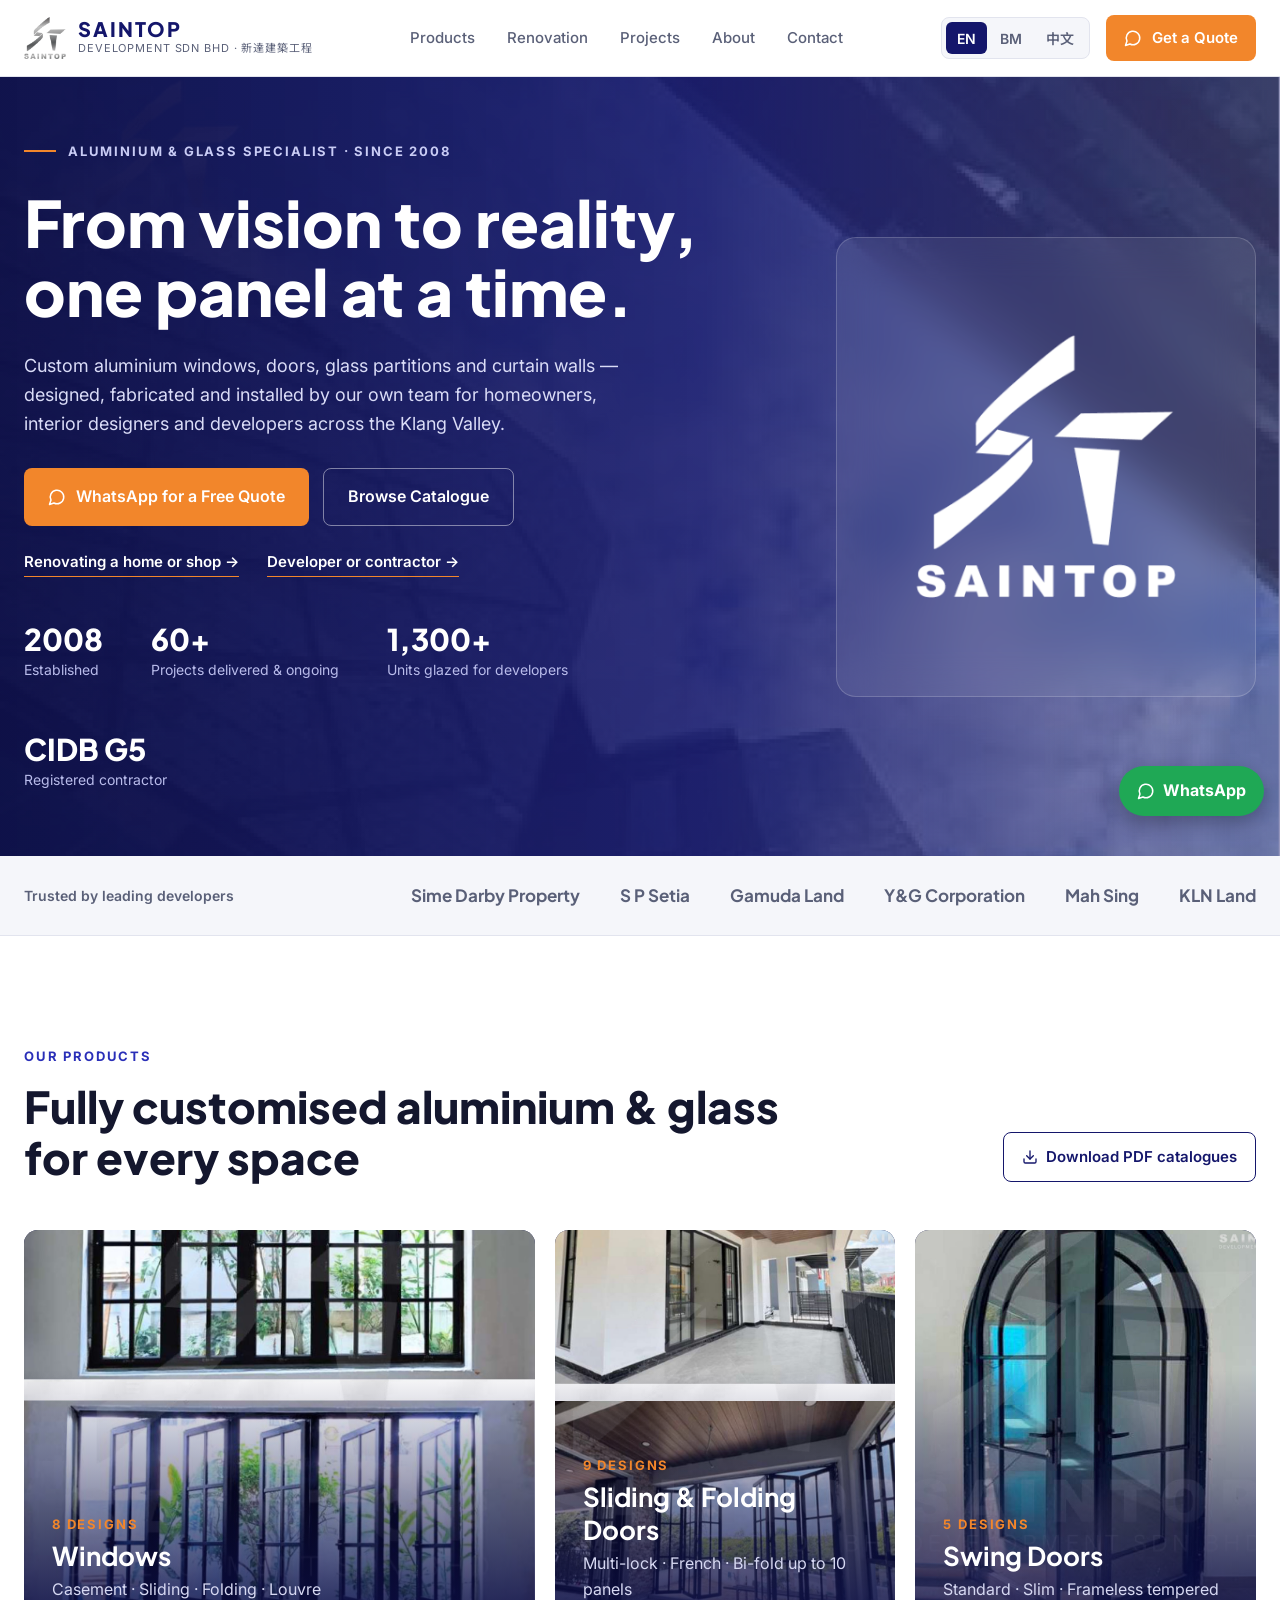
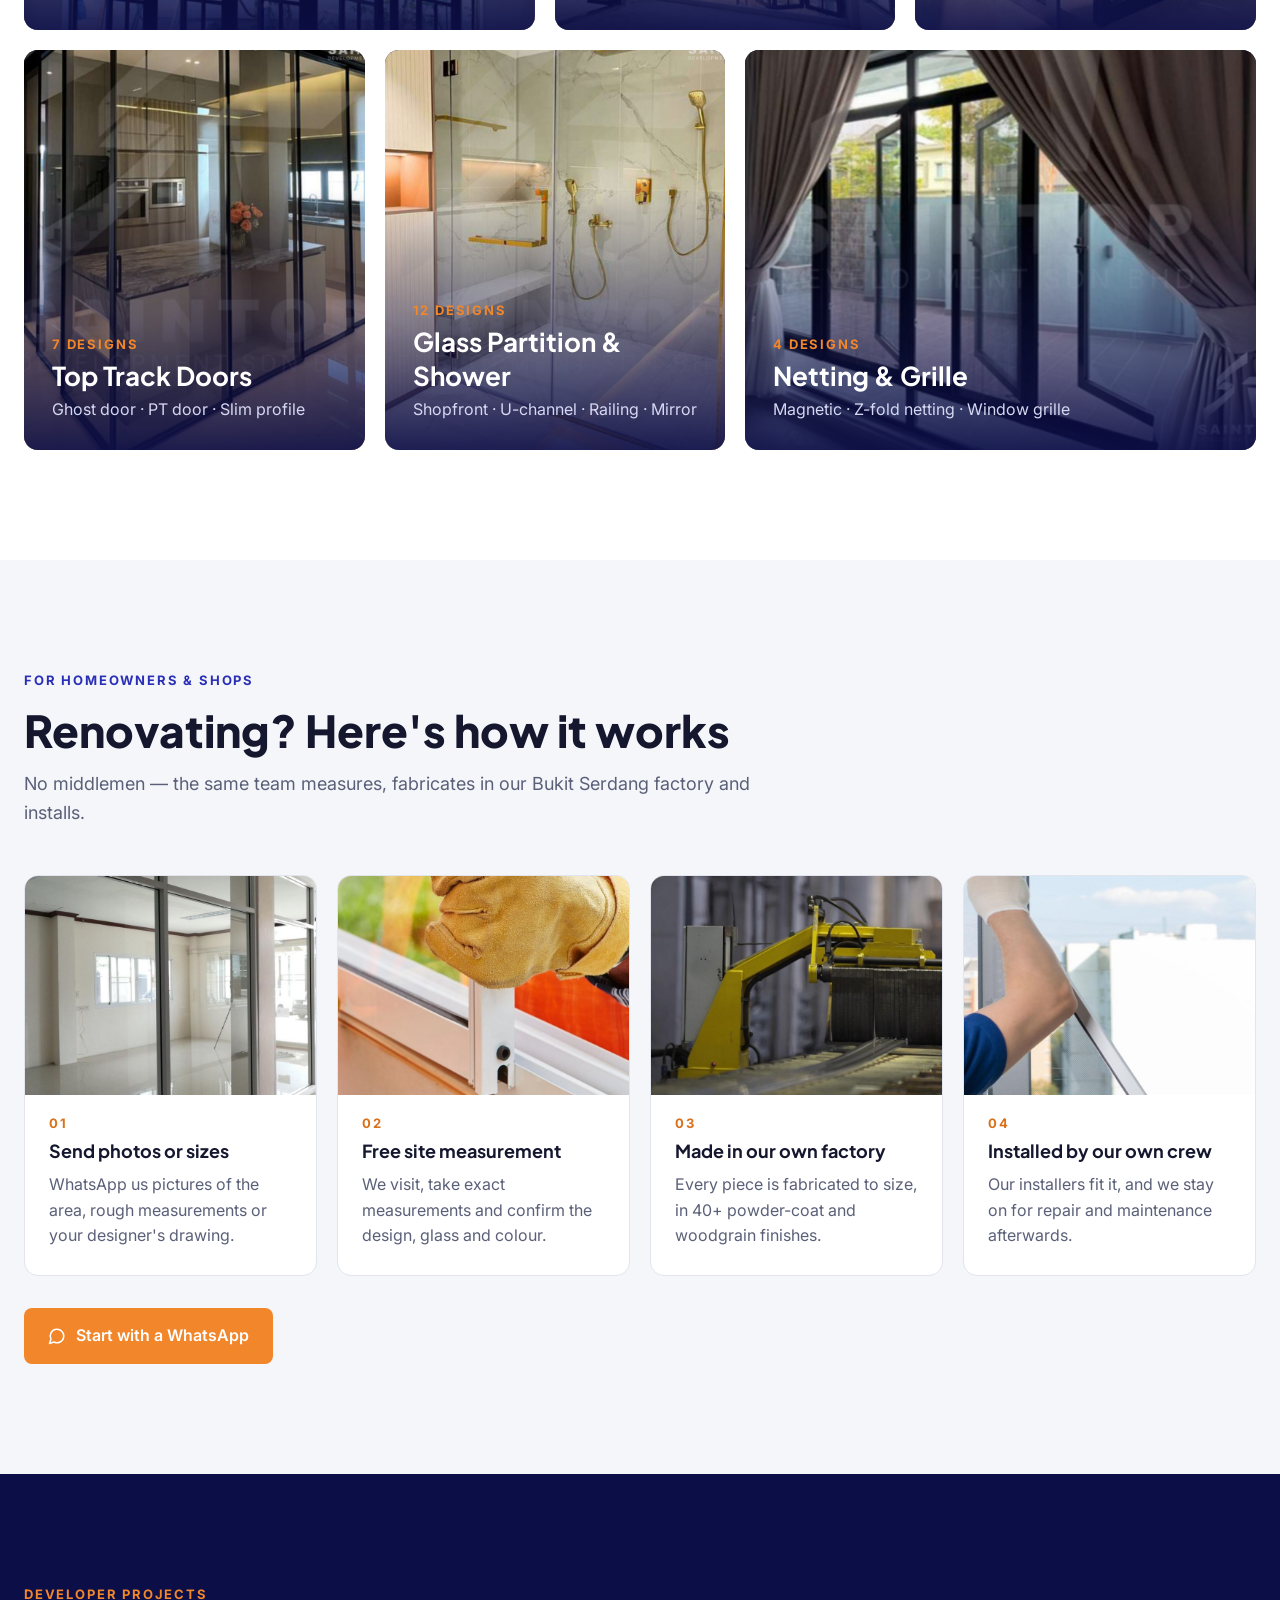
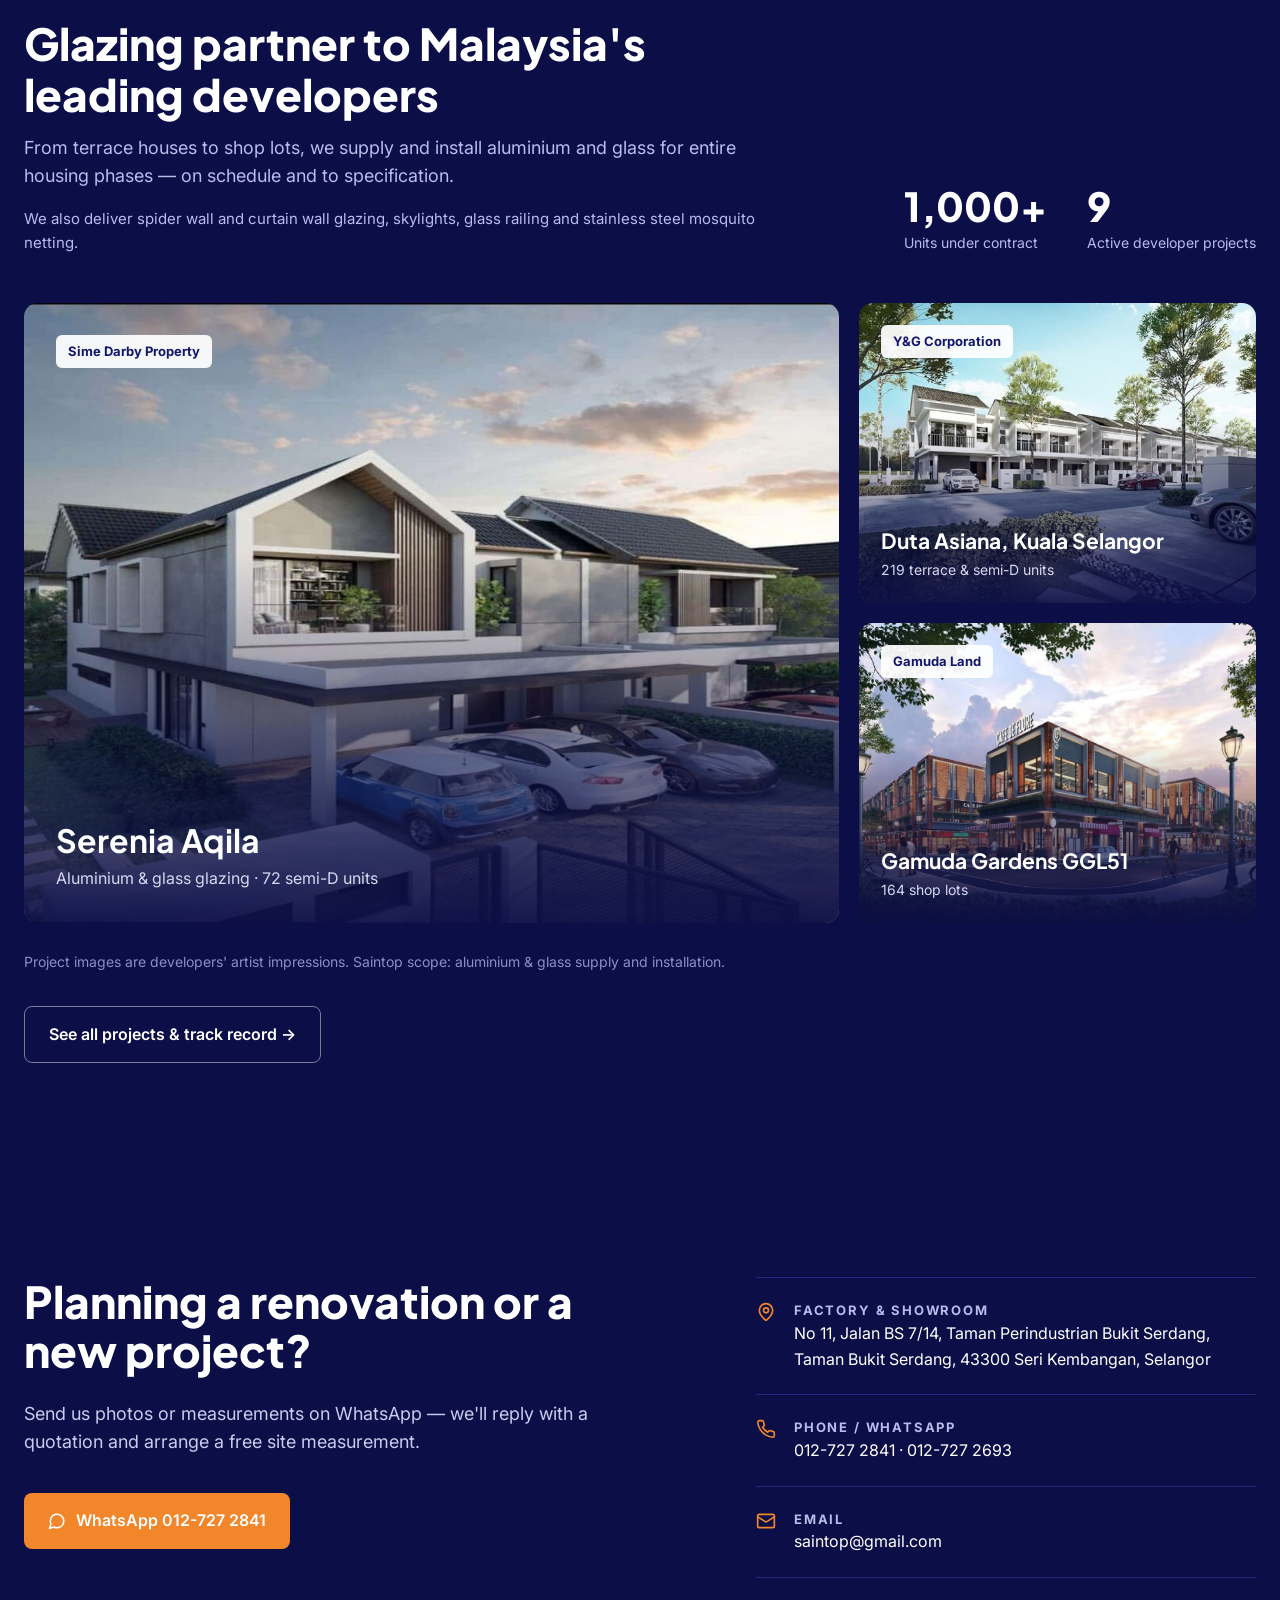
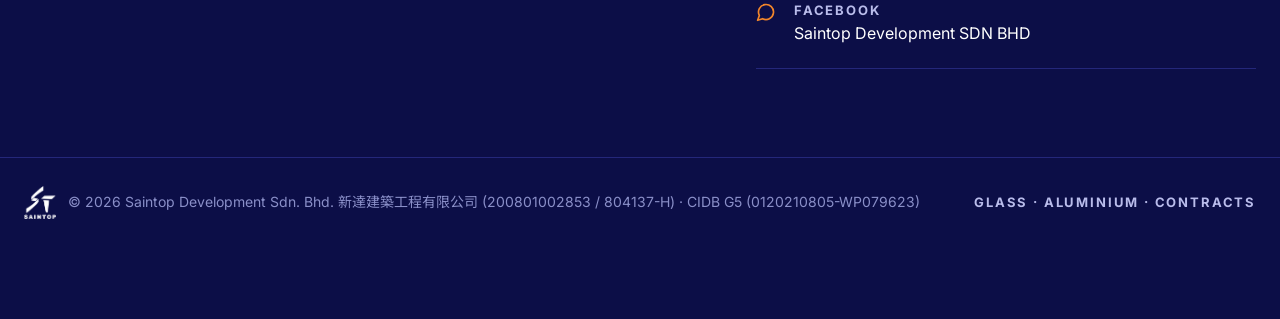
<file: index.html>
<!doctype html>
<html lang="en">
<head>
<meta charset="utf-8">
<meta name="viewport" content="width=device-width, initial-scale=1">
<title>Saintop Development Sdn. Bhd. — Aluminium & Glass Specialist since 2008</title>
<meta name="description" content="Custom aluminium windows, doors, glass partitions and curtain walls since 2008. Supply and installation for homeowners, shops and developers. CIDB G5, Bukit Serdang, Seri Kembangan.">
<meta property="og:type" content="website">
<meta property="og:title" content="Saintop Development Sdn. Bhd. — Aluminium & Glass Specialist since 2008">
<meta property="og:description" content="Custom aluminium windows, doors, glass partitions and curtain walls since 2008. Supply and installation for homeowners, shops and developers. CIDB G5, Bukit Serdang, Seri Kembangan.">
<!-- shortcut: no og:image, it needs an absolute URL; add one once the site has a domain -->
<link rel="icon" href="img/logo-grey.png">
<link rel="preconnect" href="https://fonts.googleapis.com">
<link rel="preconnect" href="https://fonts.gstatic.com" crossorigin>
<link href="https://fonts.googleapis.com/css2?family=Inter:wght@400;500;600;700&family=Plus+Jakarta+Sans:wght@700;800&family=Noto+Sans+SC:wght@400;500;700;800&display=swap" rel="stylesheet">
<link rel="stylesheet" href="style.css">
<script type="application/ld+json">
{"@context":"https://schema.org","@type":"HomeAndConstructionBusiness","name":"Saintop Development Sdn. Bhd.","alternateName":"新達建築工程有限公司","foundingDate":"2008","telephone":"+60127272841","email":"saintop@gmail.com","areaServed":"Klang Valley",
 "address":{"@type":"PostalAddress","streetAddress":"No 11, Jalan BS 7/14, Taman Perindustrian Bukit Serdang","addressLocality":"Seri Kembangan","postalCode":"43300","addressRegion":"Selangor","addressCountry":"MY"},
 "sameAs":["https://www.facebook.com/p/Saintop-Development-SDN-BHD-100090560094258/"]}
</script>
</head>
<body>

<svg width="0" height="0" style="position:absolute" aria-hidden="true">
  <symbol id="i-chat" viewBox="0 0 24 24" fill="none" stroke="currentColor" stroke-width="2" stroke-linecap="round" stroke-linejoin="round"><path d="M7.9 20A9 9 0 1 0 4 16.1L2 22Z"/></symbol>
  <symbol id="i-dl" viewBox="0 0 24 24" fill="none" stroke="currentColor" stroke-width="2" stroke-linecap="round" stroke-linejoin="round"><path d="M21 15v4a2 2 0 0 1-2 2H5a2 2 0 0 1-2-2v-4"/><path d="m7 10 5 5 5-5"/><path d="M12 15V3"/></symbol>
  <symbol id="i-ruler" viewBox="0 0 24 24" fill="none" stroke="currentColor" stroke-width="2" stroke-linecap="round" stroke-linejoin="round"><path d="M21.3 15.3a2.4 2.4 0 0 1 0 3.4l-2.6 2.6a2.4 2.4 0 0 1-3.4 0L2.7 8.7a2.4 2.4 0 0 1 0-3.4l2.6-2.6a2.4 2.4 0 0 1 3.4 0Z"/><path d="m14.5 12.5 2-2"/><path d="m11.5 9.5 2-2"/><path d="m8.5 6.5 2-2"/><path d="m17.5 15.5 2-2"/></symbol>
  <symbol id="i-hammer" viewBox="0 0 24 24" fill="none" stroke="currentColor" stroke-width="2" stroke-linecap="round" stroke-linejoin="round"><path d="m15 12-8.4 8.4a2.1 2.1 0 1 1-3-3L12 9"/><path d="M17.6 15 22 10.6"/><path d="m20.9 11.7-1.3-1.3c-.6-.6-.9-1.4-.9-2.3v-.9l-2.3-2.3a5.5 5.5 0 0 0-4.1-1.6H9.9L11 4c1 .8 1.5 1.9 1.6 3.2l.1 1.7 2 2h1.2c.9 0 1.7.3 2.3.9l1.3 1.3"/></symbol>
  <symbol id="i-shield" viewBox="0 0 24 24" fill="none" stroke="currentColor" stroke-width="2" stroke-linecap="round" stroke-linejoin="round"><path d="M20 13c0 5-3.5 7.5-7.7 9a1 1 0 0 1-.7 0C7.5 20.5 4 18 4 13V6a1 1 0 0 1 1-1c2 0 4.5-1.2 6.2-2.7a1.2 1.2 0 0 1 1.6 0C14.5 3.8 17 5 19 5a1 1 0 0 1 1 1z"/><path d="m9 12 2 2 4-4"/></symbol>
  <symbol id="i-palette" viewBox="0 0 24 24" fill="none" stroke="currentColor" stroke-width="2" stroke-linecap="round" stroke-linejoin="round"><circle cx="13.5" cy="6.5" r=".5" fill="currentColor"/><circle cx="17.5" cy="10.5" r=".5" fill="currentColor"/><circle cx="8.5" cy="7.5" r=".5" fill="currentColor"/><circle cx="6.5" cy="12.5" r=".5" fill="currentColor"/><path d="M12 2a10 10 0 0 0 0 20c.9 0 1.7-.8 1.7-1.7 0-.4-.2-.8-.4-1.1-.3-.3-.4-.7-.4-1.1a1.6 1.6 0 0 1 1.6-1.7h2A5.6 5.6 0 0 0 22 11c0-5-4.5-9-10-9z"/></symbol>
  <symbol id="i-pin" viewBox="0 0 24 24" fill="none" stroke="currentColor" stroke-width="2" stroke-linecap="round" stroke-linejoin="round"><path d="M20 10c0 5-5.5 10.2-7.4 11.8a1 1 0 0 1-1.2 0C9.5 20.2 4 15 4 10a8 8 0 0 1 16 0"/><circle cx="12" cy="10" r="3"/></symbol>
  <symbol id="i-phone" viewBox="0 0 24 24" fill="none" stroke="currentColor" stroke-width="2" stroke-linecap="round" stroke-linejoin="round"><path d="M22 16.9v3a2 2 0 0 1-2.2 2 19.8 19.8 0 0 1-8.6-3.1 19.5 19.5 0 0 1-6-6A19.8 19.8 0 0 1 2.1 4.2 2 2 0 0 1 4.1 2h3a2 2 0 0 1 2 1.7c.1 1 .4 1.9.7 2.8a2 2 0 0 1-.5 2.1L8 9.9a16 16 0 0 0 6 6l1.3-1.3a2 2 0 0 1 2.1-.4c.9.3 1.8.6 2.8.7a2 2 0 0 1 1.7 2z"/></symbol>
  <symbol id="i-mail" viewBox="0 0 24 24" fill="none" stroke="currentColor" stroke-width="2" stroke-linecap="round" stroke-linejoin="round"><rect width="20" height="16" x="2" y="4" rx="2"/><path d="m22 7-8.97 5.7a1.94 1.94 0 0 1-2.06 0L2 7"/></symbol>
</svg>

<header>
  <div class="wrap">
    <a class="brand" href="index.html"><img src="img/logo-grey.png" alt="Saintop logo"><span><b>SAINTOP</b><small>DEVELOPMENT SDN BHD · <span lang="zh">新達建築工程</span></small></span></a>
    <nav class="links">
      <a href="products.html" data-i18n="nav.products">Products</a>
      <a href="renovation.html" data-i18n="nav.renovation">Renovation</a>
      <a href="projects.html" data-i18n="nav.projects">Projects</a>
      <a href="about.html" data-i18n="nav.about">About</a>
      <a href="contact.html" data-i18n="nav.contact">Contact</a>
    </nav>
    <div class="actions">
      <div class="lang" role="group" aria-label="Language">
        <button data-lang="en" aria-pressed="true">EN</button>
        <button data-lang="ms" aria-pressed="false">BM</button>
        <button data-lang="zh" aria-pressed="false" lang="zh">中文</button>
      </div>
      <a class="btn btn-accent wa" href="#" target="_blank" rel="noopener"><svg><use href="#i-chat"/></svg><span data-i18n="nav.quote">Get a Quote</span></a>
    </div>
  </div>
</header>

<div class="hero" id="top">
  <div class="wrap">
    <div class="hero-copy">
      <p class="eyebrow" data-i18n="hero.eyebrow">ALUMINIUM & GLASS SPECIALIST · SINCE 2008</p>
      <h1 data-i18n="hero.title">From vision to reality, one panel at a time.</h1>
      <p class="sub" data-i18n="hero.sub">Custom aluminium windows, doors, glass partitions and curtain walls — designed, fabricated and installed by our own team for homeowners, interior designers and developers across the Klang Valley.</p>
      <div class="ctas">
        <a class="btn btn-accent wa" href="#" target="_blank" rel="noopener"><svg><use href="#i-chat"/></svg><span data-i18n="hero.cta1">WhatsApp for a Free Quote</span></a>
        <a class="btn btn-line" href="products.html" data-i18n="hero.cta2">Browse Catalogue</a>
      </div>
      <div class="paths">
        <a href="renovation.html" data-i18n="hero.pathR">Renovating a home or shop →</a>
        <a href="projects.html" data-i18n="hero.pathP">Developer or contractor →</a>
      </div>
      <div class="stats">
        <div><b>2008</b><span data-i18n="stat.est">Established</span></div>
        <div><b id="s-proj"></b><span data-i18n="stat.proj">Projects delivered & ongoing</span></div>
        <div><b id="s-units"></b><span data-i18n="stat.units">Units glazed for developers</span></div>
        <div><b>CIDB G5</b><span data-i18n="stat.reg">Registered contractor</span></div>
      </div>
    </div>
    <div class="logo-panel"><img src="img/logo-grey-white.png" alt="Saintop logo"></div>
  </div>
</div>

<div class="trust">
  <div class="wrap">
    <p data-i18n="trust">Trusted by leading developers</p>
    <ul><li>Sime Darby Property</li><li>S P Setia</li><li>Gamuda Land</li><li>Y&amp;G Corporation</li><li>Mah Sing</li><li>KLN Land</li></ul>
  </div>
</div>

<section id="products">
  <div class="wrap">
    <div class="section-head">
      <div>
        <p class="kicker" data-i18n="prod.kicker">Our Products</p>
        <h2 class="title" data-i18n="prod.title">Fully customised aluminium & glass for every space</h2>
      </div>
      <a class="dl" href="products.html#downloads"><svg><use href="#i-dl"/></svg><span data-i18n="prod.dl">Download PDF catalogues</span></a>
    </div>
    <div class="tiles" id="tiles1"></div>
    <div class="tiles row2" id="tiles2"></div>
  </div>
</section>

<section class="ren" id="renovate">
  <div class="wrap">
    <div class="section-head"><div>
      <p class="kicker" data-i18n="ren.kicker">For Homeowners & Shops</p>
      <h2 class="title" data-i18n="ren.title">Renovating? Here's how it works</h2>
      <p class="lead" data-i18n="ren.lead">No middlemen — the same team measures, fabricates in our Bukit Serdang factory and installs.</p>
    </div></div>
    <div class="steps">
      <div class="step"><img src="img/steps/step-1.jpg" alt="" loading="lazy"><small>01</small><h3 data-i18n="ren.1t"></h3><p data-i18n="ren.1d"></p></div>
      <div class="step"><img src="img/steps/step-2.jpg" alt="" loading="lazy"><small>02</small><h3 data-i18n="ren.2t"></h3><p data-i18n="ren.2d"></p></div>
      <div class="step"><img src="img/steps/step-3.jpg" alt="" loading="lazy"><small>03</small><h3 data-i18n="ren.3t"></h3><p data-i18n="ren.3d"></p></div>
      <div class="step"><img src="img/steps/step-4.jpg" alt="" loading="lazy"><small>04</small><h3 data-i18n="ren.4t"></h3><p data-i18n="ren.4d"></p></div>
    </div>
    <a class="btn btn-accent wa" href="#" target="_blank" rel="noopener"><svg><use href="#i-chat"/></svg><span data-i18n="ren.cta">Start with a WhatsApp</span></a>
  </div>
</section>

<section class="projects" id="projects">
  <div class="wrap">
    <div class="section-head">
      <div>
        <p class="kicker" data-i18n="proj.kicker">Developer Projects</p>
        <h2 class="title" data-i18n="proj.title">Glazing partner to Malaysia's leading developers</h2>
        <p class="lead" data-i18n="proj.lead">From terrace houses to shop lots, we supply and install aluminium and glass for entire housing phases — on schedule and to specification.</p>
        <p class="range" data-i18n="proj.range"></p>
      </div>
      <div class="nums">
        <div><b id="n-units"></b><span data-i18n="proj.units">Units under contract</span></div>
        <div><b id="n-active"></b><span data-i18n="proj.active">Active developer projects</span></div>
      </div>
    </div>
    <div class="pgrid" id="pgrid" data-limit="3"></div>
    <p class="note" data-i18n="proj.note">Project images are developers' artist impressions. Saintop scope: aluminium & glass supply and installation.</p>
    <p class="all"><a class="btn btn-line" href="projects.html" data-i18n="proj.all">See all projects & track record →</a></p>
  </div>
</section>

<section class="contact" id="contact">
  <div class="wrap">
    <div class="panel">
      <div>
        <h2 data-i18n="cta.title">Planning a renovation or a new project?</h2>
        <p data-i18n="cta.desc">Send us photos or measurements on WhatsApp — we'll reply with a quotation and arrange a free site measurement.</p>
        <a class="btn btn-accent wa" href="#" target="_blank" rel="noopener"><svg><use href="#i-chat"/></svg>WhatsApp 012-727 2841</a>
      </div>
      <div class="details">
        <div class="detail"><svg><use href="#i-pin"/></svg><div><small data-i18n="lbl.addr">Factory & showroom</small><span>No 11, Jalan BS 7/14, Taman Perindustrian Bukit Serdang, Taman Bukit Serdang, 43300 Seri Kembangan, Selangor</span></div></div>
        <div class="detail"><svg><use href="#i-phone"/></svg><div><small data-i18n="lbl.phone">Phone / WhatsApp</small><a href="tel:+60127272841">012-727 2841</a> · <a href="tel:+60127272693">012-727 2693</a></div></div>
        <div class="detail"><svg><use href="#i-mail"/></svg><div><small data-i18n="lbl.email">Email</small><a href="mailto:saintop@gmail.com">saintop@gmail.com</a></div></div>
        <div class="detail"><svg><use href="#i-chat"/></svg><div><small>Facebook</small><a href="https://www.facebook.com/p/Saintop-Development-SDN-BHD-100090560094258/" target="_blank" rel="noopener">Saintop Development SDN BHD</a></div></div>
      </div>
    </div>
  </div>
</section>

<footer>
  <div class="wrap">
    <div class="fb"><img src="img/logo-grey-white.png" alt=""><span>© <span id="yr"></span> Saintop Development Sdn. Bhd. <span lang="zh">新達建築工程有限公司</span> (200801002853 / 804137-H) · CIDB G5 (0120210805-WP079623)</span></div>
    <span class="tag" data-i18n="foot.tag">Glass · Aluminium · Contracts</span>
  </div>
</footer>
<a class="fab wa" href="#" target="_blank" rel="noopener" aria-label="WhatsApp"><svg><use href="#i-chat"/></svg>WhatsApp</a>

<script src="site.js"></script>
</body>
</html>
</file>
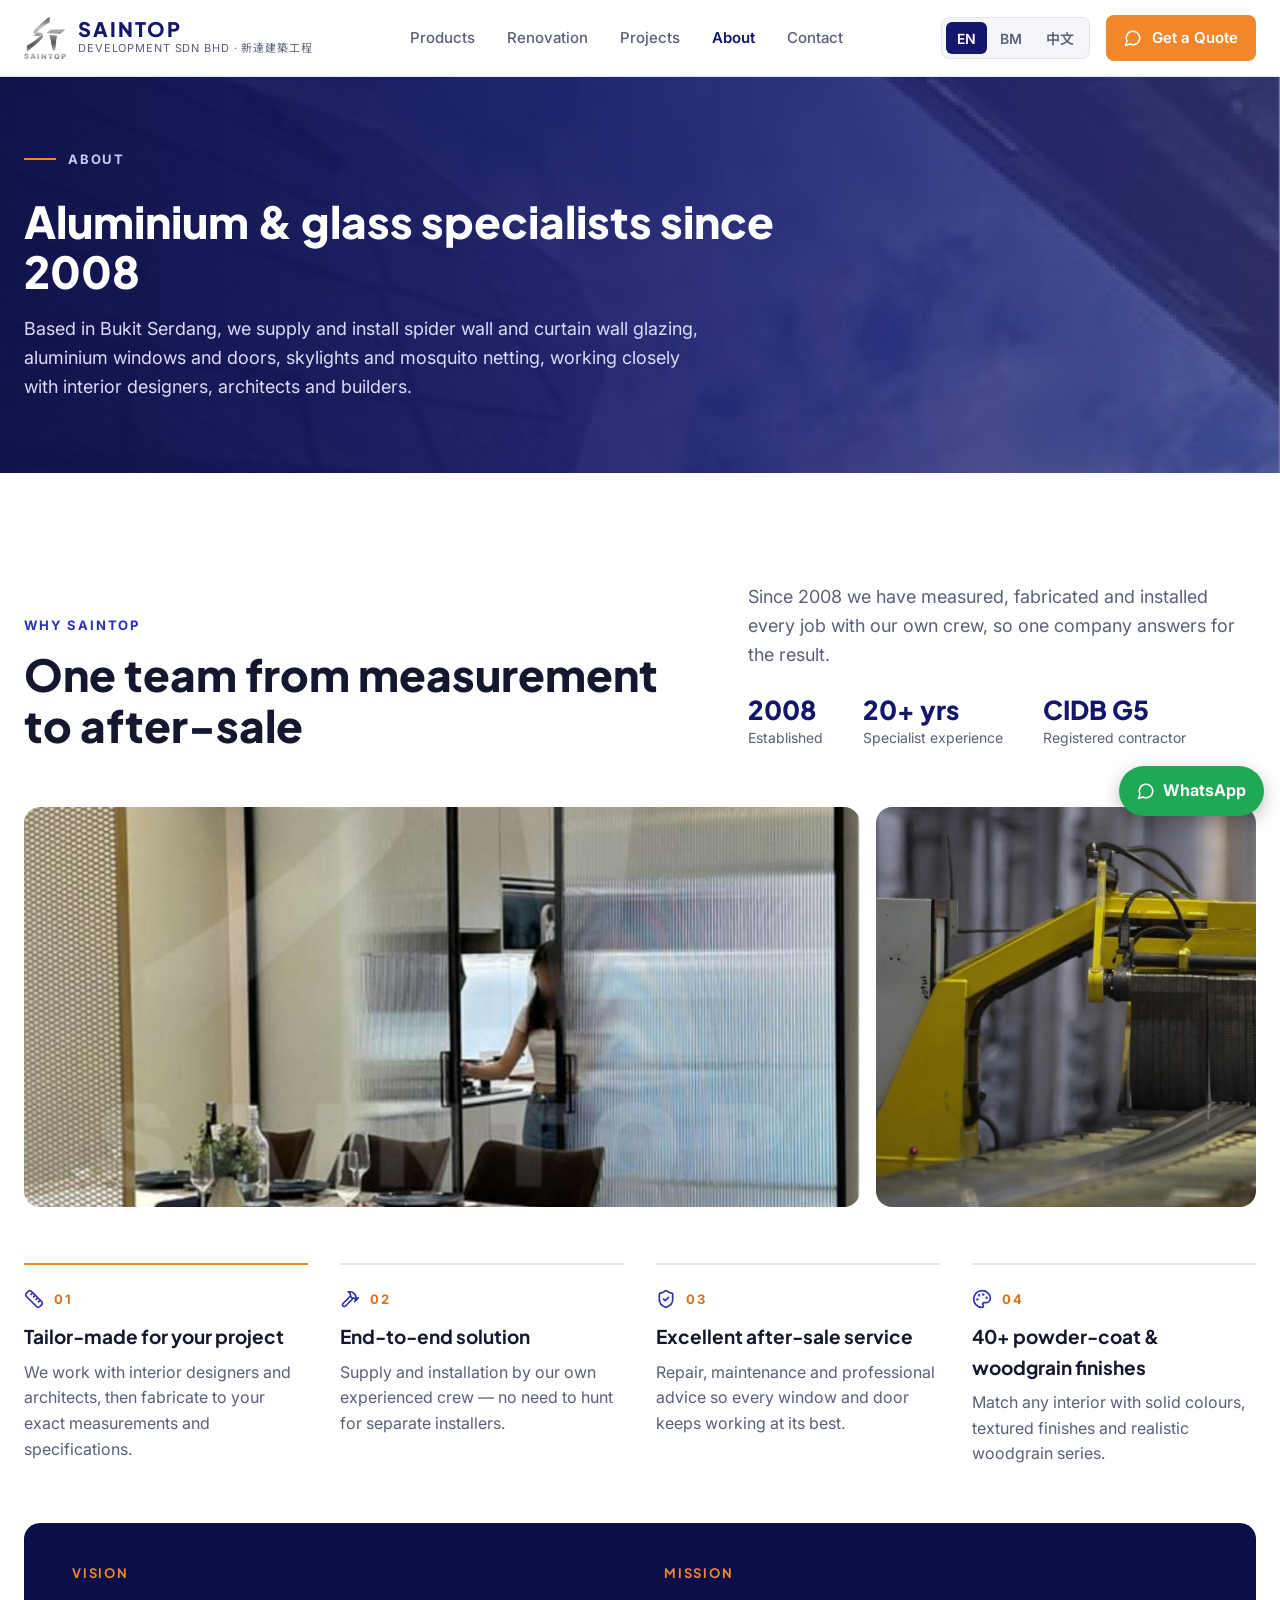
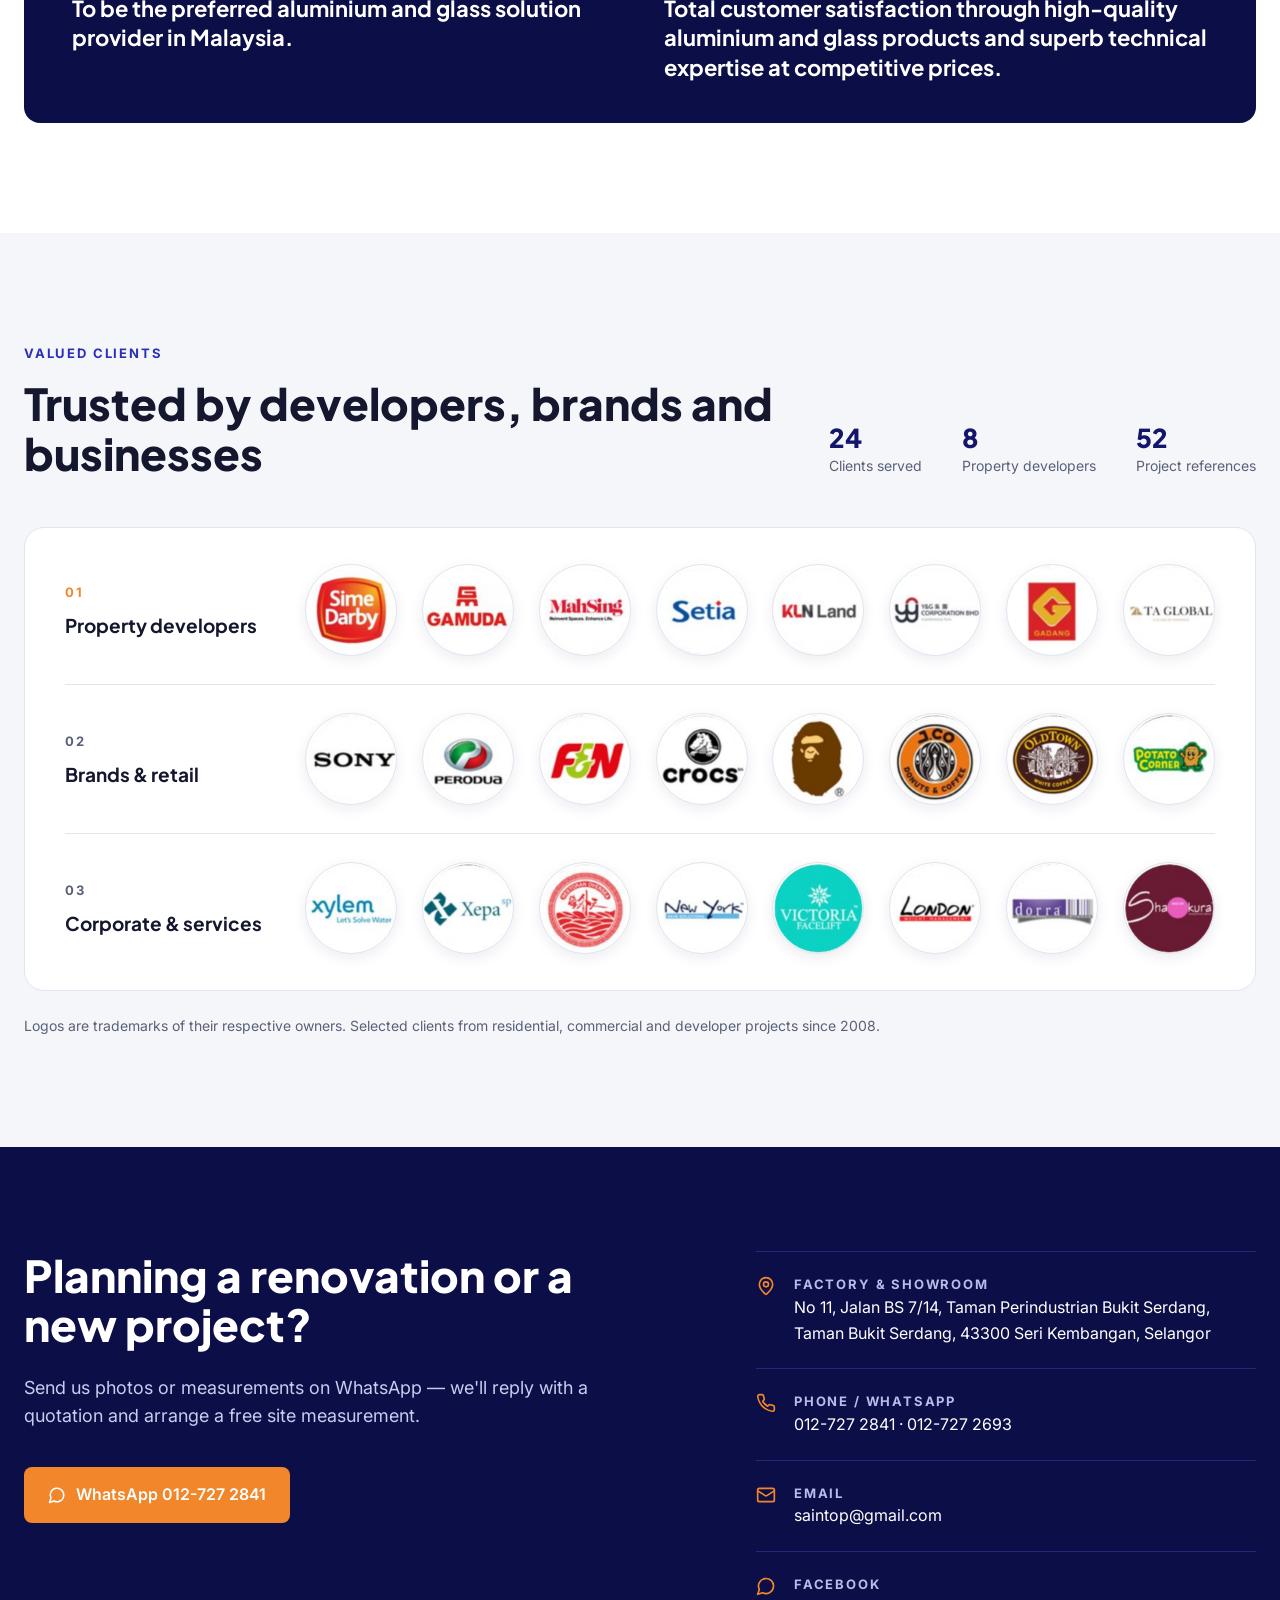
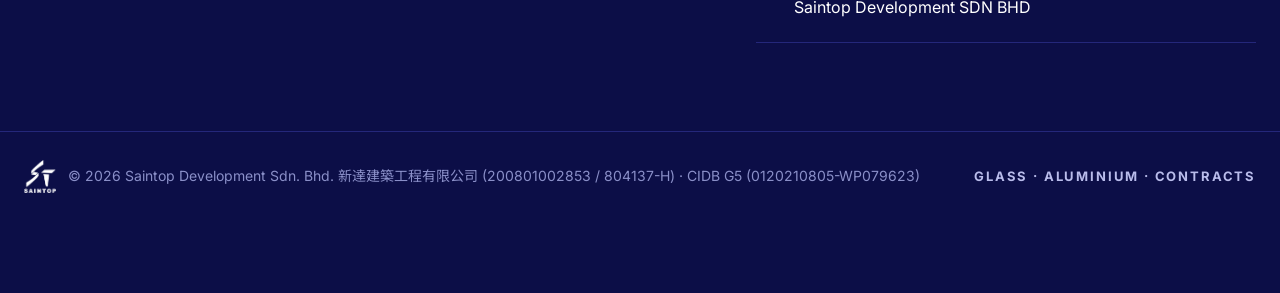
<file: about.html>
<!doctype html>
<html lang="en">
<head>
<meta charset="utf-8">
<meta name="viewport" content="width=device-width, initial-scale=1">
<title>About Saintop Development — Aluminium & Glass since 2008</title>
<meta name="description" content="Saintop Development Sdn. Bhd. (CIDB G5) has supplied and installed aluminium and glass since 2008 from Bukit Serdang, Seri Kembangan, with a team of specialists with 20+ years of experience.">
<meta property="og:type" content="website">
<meta property="og:title" content="About Saintop Development — Aluminium & Glass since 2008">
<meta property="og:description" content="Saintop Development Sdn. Bhd. (CIDB G5) has supplied and installed aluminium and glass since 2008 from Bukit Serdang, Seri Kembangan, with a team of specialists with 20+ years of experience.">
<!-- shortcut: no og:image, it needs an absolute URL; add one once the site has a domain -->
<link rel="icon" href="img/logo-grey.png">
<link rel="preconnect" href="https://fonts.googleapis.com">
<link rel="preconnect" href="https://fonts.gstatic.com" crossorigin>
<link href="https://fonts.googleapis.com/css2?family=Inter:wght@400;500;600;700&family=Plus+Jakarta+Sans:wght@700;800&family=Noto+Sans+SC:wght@400;500;700;800&display=swap" rel="stylesheet">
<link rel="stylesheet" href="style.css">
</head>
<body>

<svg width="0" height="0" style="position:absolute" aria-hidden="true">
  <symbol id="i-chat" viewBox="0 0 24 24" fill="none" stroke="currentColor" stroke-width="2" stroke-linecap="round" stroke-linejoin="round"><path d="M7.9 20A9 9 0 1 0 4 16.1L2 22Z"/></symbol>
  <symbol id="i-dl" viewBox="0 0 24 24" fill="none" stroke="currentColor" stroke-width="2" stroke-linecap="round" stroke-linejoin="round"><path d="M21 15v4a2 2 0 0 1-2 2H5a2 2 0 0 1-2-2v-4"/><path d="m7 10 5 5 5-5"/><path d="M12 15V3"/></symbol>
  <symbol id="i-ruler" viewBox="0 0 24 24" fill="none" stroke="currentColor" stroke-width="2" stroke-linecap="round" stroke-linejoin="round"><path d="M21.3 15.3a2.4 2.4 0 0 1 0 3.4l-2.6 2.6a2.4 2.4 0 0 1-3.4 0L2.7 8.7a2.4 2.4 0 0 1 0-3.4l2.6-2.6a2.4 2.4 0 0 1 3.4 0Z"/><path d="m14.5 12.5 2-2"/><path d="m11.5 9.5 2-2"/><path d="m8.5 6.5 2-2"/><path d="m17.5 15.5 2-2"/></symbol>
  <symbol id="i-hammer" viewBox="0 0 24 24" fill="none" stroke="currentColor" stroke-width="2" stroke-linecap="round" stroke-linejoin="round"><path d="m15 12-8.4 8.4a2.1 2.1 0 1 1-3-3L12 9"/><path d="M17.6 15 22 10.6"/><path d="m20.9 11.7-1.3-1.3c-.6-.6-.9-1.4-.9-2.3v-.9l-2.3-2.3a5.5 5.5 0 0 0-4.1-1.6H9.9L11 4c1 .8 1.5 1.9 1.6 3.2l.1 1.7 2 2h1.2c.9 0 1.7.3 2.3.9l1.3 1.3"/></symbol>
  <symbol id="i-shield" viewBox="0 0 24 24" fill="none" stroke="currentColor" stroke-width="2" stroke-linecap="round" stroke-linejoin="round"><path d="M20 13c0 5-3.5 7.5-7.7 9a1 1 0 0 1-.7 0C7.5 20.5 4 18 4 13V6a1 1 0 0 1 1-1c2 0 4.5-1.2 6.2-2.7a1.2 1.2 0 0 1 1.6 0C14.5 3.8 17 5 19 5a1 1 0 0 1 1 1z"/><path d="m9 12 2 2 4-4"/></symbol>
  <symbol id="i-palette" viewBox="0 0 24 24" fill="none" stroke="currentColor" stroke-width="2" stroke-linecap="round" stroke-linejoin="round"><circle cx="13.5" cy="6.5" r=".5" fill="currentColor"/><circle cx="17.5" cy="10.5" r=".5" fill="currentColor"/><circle cx="8.5" cy="7.5" r=".5" fill="currentColor"/><circle cx="6.5" cy="12.5" r=".5" fill="currentColor"/><path d="M12 2a10 10 0 0 0 0 20c.9 0 1.7-.8 1.7-1.7 0-.4-.2-.8-.4-1.1-.3-.3-.4-.7-.4-1.1a1.6 1.6 0 0 1 1.6-1.7h2A5.6 5.6 0 0 0 22 11c0-5-4.5-9-10-9z"/></symbol>
  <symbol id="i-pin" viewBox="0 0 24 24" fill="none" stroke="currentColor" stroke-width="2" stroke-linecap="round" stroke-linejoin="round"><path d="M20 10c0 5-5.5 10.2-7.4 11.8a1 1 0 0 1-1.2 0C9.5 20.2 4 15 4 10a8 8 0 0 1 16 0"/><circle cx="12" cy="10" r="3"/></symbol>
  <symbol id="i-phone" viewBox="0 0 24 24" fill="none" stroke="currentColor" stroke-width="2" stroke-linecap="round" stroke-linejoin="round"><path d="M22 16.9v3a2 2 0 0 1-2.2 2 19.8 19.8 0 0 1-8.6-3.1 19.5 19.5 0 0 1-6-6A19.8 19.8 0 0 1 2.1 4.2 2 2 0 0 1 4.1 2h3a2 2 0 0 1 2 1.7c.1 1 .4 1.9.7 2.8a2 2 0 0 1-.5 2.1L8 9.9a16 16 0 0 0 6 6l1.3-1.3a2 2 0 0 1 2.1-.4c.9.3 1.8.6 2.8.7a2 2 0 0 1 1.7 2z"/></symbol>
  <symbol id="i-mail" viewBox="0 0 24 24" fill="none" stroke="currentColor" stroke-width="2" stroke-linecap="round" stroke-linejoin="round"><rect width="20" height="16" x="2" y="4" rx="2"/><path d="m22 7-8.97 5.7a1.94 1.94 0 0 1-2.06 0L2 7"/></symbol>
</svg>

<header>
  <div class="wrap">
    <a class="brand" href="index.html"><img src="img/logo-grey.png" alt="Saintop logo"><span><b>SAINTOP</b><small>DEVELOPMENT SDN BHD · <span lang="zh">新達建築工程</span></small></span></a>
    <nav class="links">
      <a href="products.html" data-i18n="nav.products">Products</a>
      <a href="renovation.html" data-i18n="nav.renovation">Renovation</a>
      <a href="projects.html" data-i18n="nav.projects">Projects</a>
      <a href="about.html" aria-current="page" data-i18n="nav.about">About</a>
      <a href="contact.html" data-i18n="nav.contact">Contact</a>
    </nav>
    <div class="actions">
      <div class="lang" role="group" aria-label="Language">
        <button data-lang="en" aria-pressed="true">EN</button>
        <button data-lang="ms" aria-pressed="false">BM</button>
        <button data-lang="zh" aria-pressed="false" lang="zh">中文</button>
      </div>
      <a class="btn btn-accent wa" href="#" target="_blank" rel="noopener"><svg><use href="#i-chat"/></svg><span data-i18n="nav.quote">Get a Quote</span></a>
    </div>
  </div>
</header>

<div class="page-hero">
  <div class="wrap">
    <p class="eyebrow" data-i18n="nav.about"></p>
    <h1 class="title" data-i18n="about.title"></h1>
    <p class="sub" data-i18n="about.lead"></p>
  </div>
</div>

<section class="why" id="about">
  <div class="wrap">
    <div class="why-top">
      <div><p class="kicker" data-i18n="why.kicker">Why Saintop</p><h2 class="title" data-i18n="why.title">One team from measurement to after-sale</h2></div>
      <div>
        <p class="lead" data-i18n="why.lead"></p>
        <div class="why-stats">
          <div><b>2008</b><span data-i18n="stat.est">Established</span></div>
          <div><b data-i18n="stat.yrs">20+ yrs</b><span data-i18n="stat.exp">Specialist experience</span></div>
          <div><b>CIDB G5</b><span data-i18n="stat.reg">Registered contractor</span></div>
        </div>
      </div>
    </div>
    <div class="why-photos"><img src="img/crop/toptrack-19.jpg" alt="Slim profile glass sliding door installed by Saintop" loading="lazy"><img src="img/steps/step-3.jpg" alt="Aluminium fabrication machine" loading="lazy"></div>
    <div class="pillars">
      <div class="pillar"><div class="ph"><svg><use href="#i-ruler"/></svg><small>01</small></div><h3 data-i18n="why.1t"></h3><p data-i18n="why.1d"></p></div>
      <div class="pillar"><div class="ph"><svg><use href="#i-hammer"/></svg><small>02</small></div><h3 data-i18n="why.2t"></h3><p data-i18n="why.2d"></p></div>
      <div class="pillar"><div class="ph"><svg><use href="#i-shield"/></svg><small>03</small></div><h3 data-i18n="why.3t"></h3><p data-i18n="why.3d"></p></div>
      <div class="pillar"><div class="ph"><svg><use href="#i-palette"/></svg><small>04</small></div><h3 data-i18n="why.4t"></h3><p data-i18n="why.4d"></p></div>
    </div>
    <div class="vm">
      <div><h3 data-i18n="why.vision">Vision</h3><p data-i18n="why.visionD"></p></div>
      <div><h3 data-i18n="why.mission">Mission</h3><p data-i18n="why.missionD"></p></div>
    </div>
  </div>
</section>

<section class="clients" id="clients">
  <div class="wrap">
    <div class="section-head">
      <div><p class="kicker" data-i18n="cl.kicker">Valued Clients</p><h2 class="title" data-i18n="cl.title">Trusted by developers, brands and businesses</h2></div>
      <div class="why-stats">
        <div><b>24</b><span data-i18n="cl.n1">Clients served</span></div>
        <div><b>8</b><span data-i18n="cl.n2">Property developers</span></div>
        <div><b id="trn"></b><span data-i18n="tr.refs">Project references</span></div>
      </div>
    </div>
    <div class="groups">
      <div class="group"><div class="gl"><small>01</small><h3 data-i18n="cl.n2"></h3></div><ul class="glogos">
        <li><img src="img/clients/sime-darby.png" alt="Sime Darby Property" width="92" height="92" loading="lazy"></li>
        <li><img src="img/clients/gamuda.png" alt="Gamuda" width="92" height="92" loading="lazy"></li>
        <li><img src="img/clients/mah-sing.png" alt="Mah Sing" width="92" height="92" loading="lazy"></li>
        <li><img src="img/clients/setia.png" alt="S P Setia" width="92" height="92" loading="lazy"></li>
        <li><img src="img/clients/kln-land.png" alt="KLN Land" width="92" height="92" loading="lazy"></li>
        <li><img src="img/clients/yg.png" alt="Y&amp;G Corporation" width="92" height="92" loading="lazy"></li>
        <li><img src="img/clients/gadang.png" alt="Gadang" width="92" height="92" loading="lazy"></li>
        <li><img src="img/clients/ta-global.png" alt="TA Global" width="92" height="92" loading="lazy"></li>
      </ul></div>
      <div class="group"><div class="gl"><small>02</small><h3 data-i18n="cl.g2"></h3></div><ul class="glogos">
        <li><img src="img/clients/sony.png" alt="Sony" width="92" height="92" loading="lazy"></li>
        <li><img src="img/clients/perodua.png" alt="Perodua" width="92" height="92" loading="lazy"></li>
        <li><img src="img/clients/fn.png" alt="F&amp;N" width="92" height="92" loading="lazy"></li>
        <li><img src="img/clients/crocs.png" alt="Crocs" width="92" height="92" loading="lazy"></li>
        <li><img src="img/clients/bape.png" alt="A Bathing Ape" width="92" height="92" loading="lazy"></li>
        <li><img src="img/clients/jco.png" alt="J.CO Donuts &amp; Coffee" width="92" height="92" loading="lazy"></li>
        <li><img src="img/clients/oldtown.png" alt="OldTown White Coffee" width="92" height="92" loading="lazy"></li>
        <li><img src="img/clients/potato-corner.png" alt="Potato Corner" width="92" height="92" loading="lazy"></li>
      </ul></div>
      <div class="group"><div class="gl"><small>03</small><h3 data-i18n="cl.g3"></h3></div><ul class="glogos">
        <li><img src="img/clients/xylem.png" alt="Xylem" width="92" height="92" loading="lazy"></li>
        <li><img src="img/clients/xepa.png" alt="Xepa Soul Pattinson" width="92" height="92" loading="lazy"></li>
        <li><img src="img/clients/overseas.png" alt="Restoran Overseas" width="92" height="92" loading="lazy"></li>
        <li><img src="img/clients/new-york.png" alt="New York Skin Solutions" width="92" height="92" loading="lazy"></li>
        <li><img src="img/clients/victoria.png" alt="Victoria Facelift" width="92" height="92" loading="lazy"></li>
        <li><img src="img/clients/london.png" alt="London Weight Management" width="92" height="92" loading="lazy"></li>
        <li><img src="img/clients/dorra.png" alt="Dorra" width="92" height="92" loading="lazy"></li>
        <li><img src="img/clients/shakura.png" alt="Shakura" width="92" height="92" loading="lazy"></li>
      </ul></div>
    </div>
    <p class="cl-note" data-i18n="cl.note"></p>
  </div>
</section>

<section class="contact" id="contact">
  <div class="wrap">
    <div class="panel">
      <div>
        <h2 data-i18n="cta.title">Planning a renovation or a new project?</h2>
        <p data-i18n="cta.desc">Send us photos or measurements on WhatsApp — we'll reply with a quotation and arrange a free site measurement.</p>
        <a class="btn btn-accent wa" href="#" target="_blank" rel="noopener"><svg><use href="#i-chat"/></svg>WhatsApp 012-727 2841</a>
      </div>
      <div class="details">
        <div class="detail"><svg><use href="#i-pin"/></svg><div><small data-i18n="lbl.addr">Factory & showroom</small><span>No 11, Jalan BS 7/14, Taman Perindustrian Bukit Serdang, Taman Bukit Serdang, 43300 Seri Kembangan, Selangor</span></div></div>
        <div class="detail"><svg><use href="#i-phone"/></svg><div><small data-i18n="lbl.phone">Phone / WhatsApp</small><a href="tel:+60127272841">012-727 2841</a> · <a href="tel:+60127272693">012-727 2693</a></div></div>
        <div class="detail"><svg><use href="#i-mail"/></svg><div><small data-i18n="lbl.email">Email</small><a href="mailto:saintop@gmail.com">saintop@gmail.com</a></div></div>
        <div class="detail"><svg><use href="#i-chat"/></svg><div><small>Facebook</small><a href="https://www.facebook.com/p/Saintop-Development-SDN-BHD-100090560094258/" target="_blank" rel="noopener">Saintop Development SDN BHD</a></div></div>
      </div>
    </div>
  </div>
</section>

<footer>
  <div class="wrap">
    <div class="fb"><img src="img/logo-grey-white.png" alt=""><span>© <span id="yr"></span> Saintop Development Sdn. Bhd. <span lang="zh">新達建築工程有限公司</span> (200801002853 / 804137-H) · CIDB G5 (0120210805-WP079623)</span></div>
    <span class="tag" data-i18n="foot.tag">Glass · Aluminium · Contracts</span>
  </div>
</footer>
<a class="fab wa" href="#" target="_blank" rel="noopener" aria-label="WhatsApp"><svg><use href="#i-chat"/></svg>WhatsApp</a>

<script src="site.js"></script>
</body>
</html>
</file>
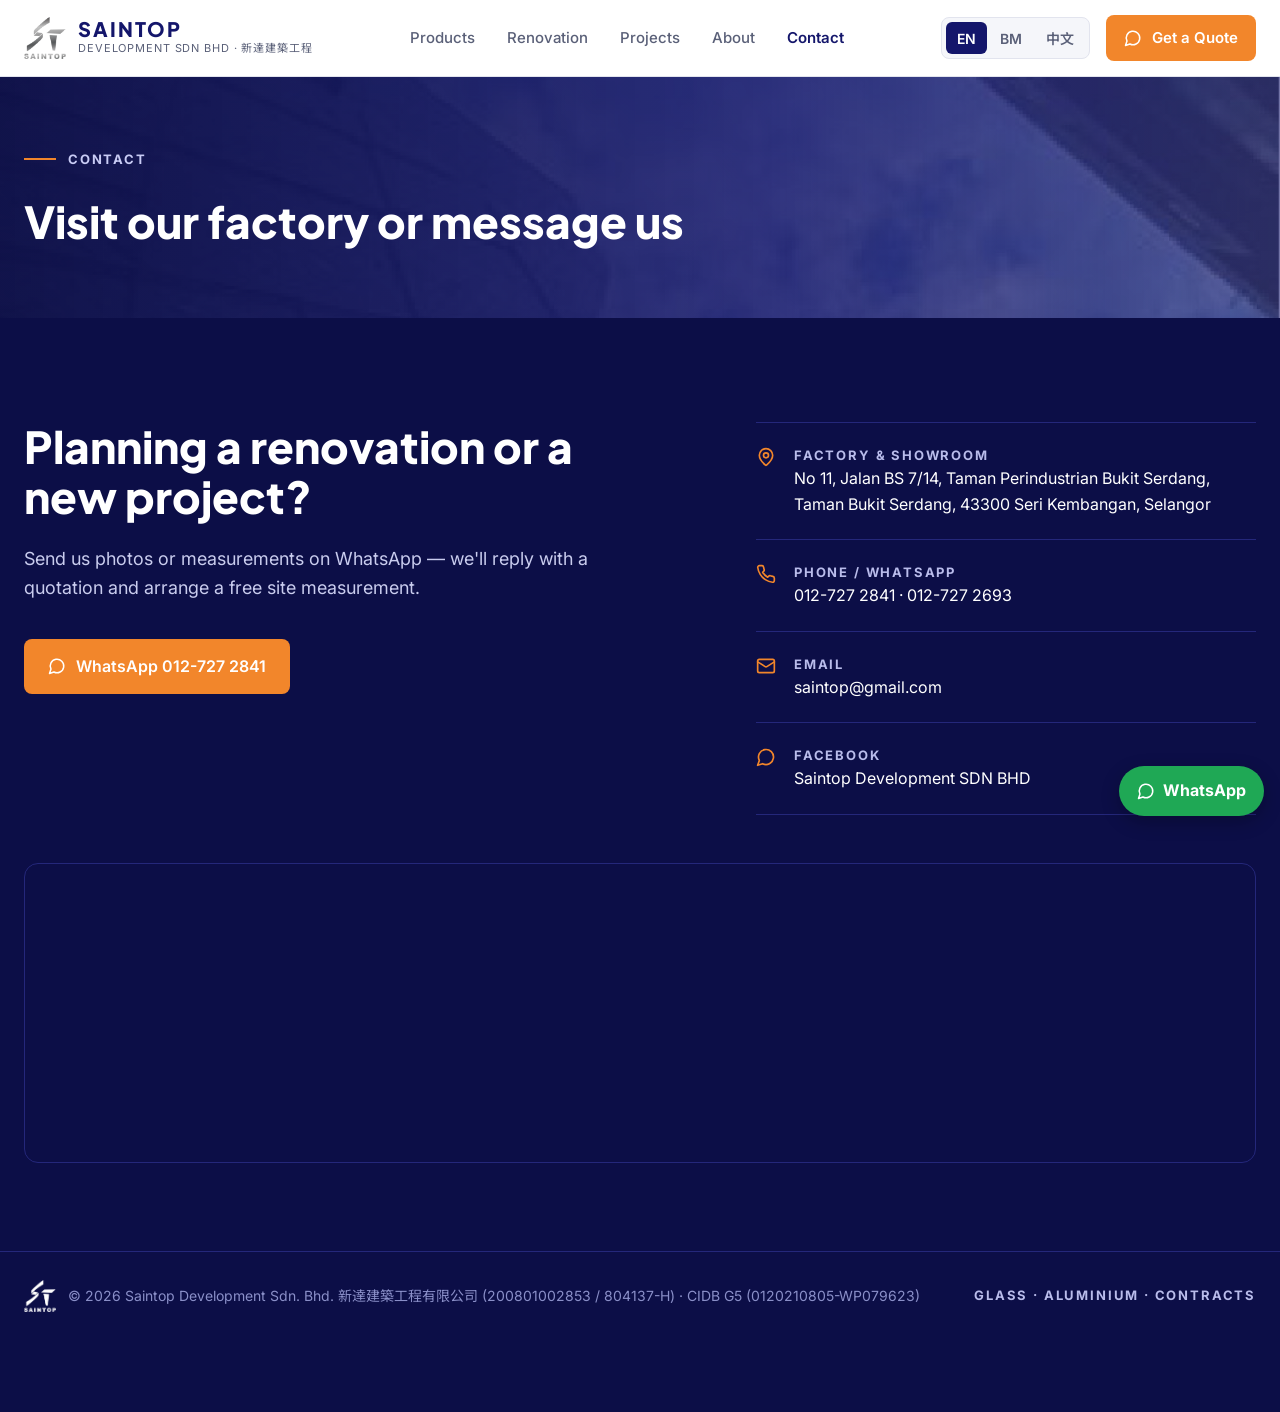
<file: contact.html>
<!doctype html>
<html lang="en">
<head>
<meta charset="utf-8">
<meta name="viewport" content="width=device-width, initial-scale=1">
<title>Contact Saintop Development — Bukit Serdang, Seri Kembangan</title>
<meta name="description" content="WhatsApp 012-727 2841 for a quotation. Factory and showroom at No 11, Jalan BS 7/14, Taman Perindustrian Bukit Serdang, 43300 Seri Kembangan, Selangor.">
<meta property="og:type" content="website">
<meta property="og:title" content="Contact Saintop Development — Bukit Serdang, Seri Kembangan">
<meta property="og:description" content="WhatsApp 012-727 2841 for a quotation. Factory and showroom at No 11, Jalan BS 7/14, Taman Perindustrian Bukit Serdang, 43300 Seri Kembangan, Selangor.">
<!-- shortcut: no og:image, it needs an absolute URL; add one once the site has a domain -->
<link rel="icon" href="img/logo-grey.png">
<link rel="preconnect" href="https://fonts.googleapis.com">
<link rel="preconnect" href="https://fonts.gstatic.com" crossorigin>
<link href="https://fonts.googleapis.com/css2?family=Inter:wght@400;500;600;700&family=Plus+Jakarta+Sans:wght@700;800&family=Noto+Sans+SC:wght@400;500;700;800&display=swap" rel="stylesheet">
<link rel="stylesheet" href="style.css">
</head>
<body>

<svg width="0" height="0" style="position:absolute" aria-hidden="true">
  <symbol id="i-chat" viewBox="0 0 24 24" fill="none" stroke="currentColor" stroke-width="2" stroke-linecap="round" stroke-linejoin="round"><path d="M7.9 20A9 9 0 1 0 4 16.1L2 22Z"/></symbol>
  <symbol id="i-dl" viewBox="0 0 24 24" fill="none" stroke="currentColor" stroke-width="2" stroke-linecap="round" stroke-linejoin="round"><path d="M21 15v4a2 2 0 0 1-2 2H5a2 2 0 0 1-2-2v-4"/><path d="m7 10 5 5 5-5"/><path d="M12 15V3"/></symbol>
  <symbol id="i-ruler" viewBox="0 0 24 24" fill="none" stroke="currentColor" stroke-width="2" stroke-linecap="round" stroke-linejoin="round"><path d="M21.3 15.3a2.4 2.4 0 0 1 0 3.4l-2.6 2.6a2.4 2.4 0 0 1-3.4 0L2.7 8.7a2.4 2.4 0 0 1 0-3.4l2.6-2.6a2.4 2.4 0 0 1 3.4 0Z"/><path d="m14.5 12.5 2-2"/><path d="m11.5 9.5 2-2"/><path d="m8.5 6.5 2-2"/><path d="m17.5 15.5 2-2"/></symbol>
  <symbol id="i-hammer" viewBox="0 0 24 24" fill="none" stroke="currentColor" stroke-width="2" stroke-linecap="round" stroke-linejoin="round"><path d="m15 12-8.4 8.4a2.1 2.1 0 1 1-3-3L12 9"/><path d="M17.6 15 22 10.6"/><path d="m20.9 11.7-1.3-1.3c-.6-.6-.9-1.4-.9-2.3v-.9l-2.3-2.3a5.5 5.5 0 0 0-4.1-1.6H9.9L11 4c1 .8 1.5 1.9 1.6 3.2l.1 1.7 2 2h1.2c.9 0 1.7.3 2.3.9l1.3 1.3"/></symbol>
  <symbol id="i-shield" viewBox="0 0 24 24" fill="none" stroke="currentColor" stroke-width="2" stroke-linecap="round" stroke-linejoin="round"><path d="M20 13c0 5-3.5 7.5-7.7 9a1 1 0 0 1-.7 0C7.5 20.5 4 18 4 13V6a1 1 0 0 1 1-1c2 0 4.5-1.2 6.2-2.7a1.2 1.2 0 0 1 1.6 0C14.5 3.8 17 5 19 5a1 1 0 0 1 1 1z"/><path d="m9 12 2 2 4-4"/></symbol>
  <symbol id="i-palette" viewBox="0 0 24 24" fill="none" stroke="currentColor" stroke-width="2" stroke-linecap="round" stroke-linejoin="round"><circle cx="13.5" cy="6.5" r=".5" fill="currentColor"/><circle cx="17.5" cy="10.5" r=".5" fill="currentColor"/><circle cx="8.5" cy="7.5" r=".5" fill="currentColor"/><circle cx="6.5" cy="12.5" r=".5" fill="currentColor"/><path d="M12 2a10 10 0 0 0 0 20c.9 0 1.7-.8 1.7-1.7 0-.4-.2-.8-.4-1.1-.3-.3-.4-.7-.4-1.1a1.6 1.6 0 0 1 1.6-1.7h2A5.6 5.6 0 0 0 22 11c0-5-4.5-9-10-9z"/></symbol>
  <symbol id="i-pin" viewBox="0 0 24 24" fill="none" stroke="currentColor" stroke-width="2" stroke-linecap="round" stroke-linejoin="round"><path d="M20 10c0 5-5.5 10.2-7.4 11.8a1 1 0 0 1-1.2 0C9.5 20.2 4 15 4 10a8 8 0 0 1 16 0"/><circle cx="12" cy="10" r="3"/></symbol>
  <symbol id="i-phone" viewBox="0 0 24 24" fill="none" stroke="currentColor" stroke-width="2" stroke-linecap="round" stroke-linejoin="round"><path d="M22 16.9v3a2 2 0 0 1-2.2 2 19.8 19.8 0 0 1-8.6-3.1 19.5 19.5 0 0 1-6-6A19.8 19.8 0 0 1 2.1 4.2 2 2 0 0 1 4.1 2h3a2 2 0 0 1 2 1.7c.1 1 .4 1.9.7 2.8a2 2 0 0 1-.5 2.1L8 9.9a16 16 0 0 0 6 6l1.3-1.3a2 2 0 0 1 2.1-.4c.9.3 1.8.6 2.8.7a2 2 0 0 1 1.7 2z"/></symbol>
  <symbol id="i-mail" viewBox="0 0 24 24" fill="none" stroke="currentColor" stroke-width="2" stroke-linecap="round" stroke-linejoin="round"><rect width="20" height="16" x="2" y="4" rx="2"/><path d="m22 7-8.97 5.7a1.94 1.94 0 0 1-2.06 0L2 7"/></symbol>
</svg>

<header>
  <div class="wrap">
    <a class="brand" href="index.html"><img src="img/logo-grey.png" alt="Saintop logo"><span><b>SAINTOP</b><small>DEVELOPMENT SDN BHD · <span lang="zh">新達建築工程</span></small></span></a>
    <nav class="links">
      <a href="products.html" data-i18n="nav.products">Products</a>
      <a href="renovation.html" data-i18n="nav.renovation">Renovation</a>
      <a href="projects.html" data-i18n="nav.projects">Projects</a>
      <a href="about.html" data-i18n="nav.about">About</a>
      <a href="contact.html" aria-current="page" data-i18n="nav.contact">Contact</a>
    </nav>
    <div class="actions">
      <div class="lang" role="group" aria-label="Language">
        <button data-lang="en" aria-pressed="true">EN</button>
        <button data-lang="ms" aria-pressed="false">BM</button>
        <button data-lang="zh" aria-pressed="false" lang="zh">中文</button>
      </div>
      <a class="btn btn-accent wa" href="#" target="_blank" rel="noopener"><svg><use href="#i-chat"/></svg><span data-i18n="nav.quote">Get a Quote</span></a>
    </div>
  </div>
</header>

<div class="page-hero">
  <div class="wrap">
    <p class="eyebrow" data-i18n="nav.contact"></p>
    <h1 class="title" data-i18n="contact.title"></h1>
  </div>
</div>

<section class="contact" id="contact">
  <div class="wrap">
    <div class="panel">
      <div>
        <h2 data-i18n="cta.title">Planning a renovation or a new project?</h2>
        <p data-i18n="cta.desc">Send us photos or measurements on WhatsApp — we'll reply with a quotation and arrange a free site measurement.</p>
        <a class="btn btn-accent wa" href="#" target="_blank" rel="noopener"><svg><use href="#i-chat"/></svg>WhatsApp 012-727 2841</a>
      </div>
      <div class="details">
        <div class="detail"><svg><use href="#i-pin"/></svg><div><small data-i18n="lbl.addr">Factory & showroom</small><span>No 11, Jalan BS 7/14, Taman Perindustrian Bukit Serdang, Taman Bukit Serdang, 43300 Seri Kembangan, Selangor</span></div></div>
        <div class="detail"><svg><use href="#i-phone"/></svg><div><small data-i18n="lbl.phone">Phone / WhatsApp</small><a href="tel:+60127272841">012-727 2841</a> · <a href="tel:+60127272693">012-727 2693</a></div></div>
        <div class="detail"><svg><use href="#i-mail"/></svg><div><small data-i18n="lbl.email">Email</small><a href="mailto:saintop@gmail.com">saintop@gmail.com</a></div></div>
        <div class="detail"><svg><use href="#i-chat"/></svg><div><small>Facebook</small><a href="https://www.facebook.com/p/Saintop-Development-SDN-BHD-100090560094258/" target="_blank" rel="noopener">Saintop Development SDN BHD</a></div></div>
      </div>
    </div>
    <div class="map"><iframe title="Map" loading="lazy" src="https://maps.google.com/maps?q=11%20Jalan%20BS%207%2F14%2C%20Taman%20Perindustrian%20Bukit%20Serdang%2C%2043300%20Seri%20Kembangan&z=16&output=embed"></iframe></div>
  </div>
</section>

<footer>
  <div class="wrap">
    <div class="fb"><img src="img/logo-grey-white.png" alt=""><span>© <span id="yr"></span> Saintop Development Sdn. Bhd. <span lang="zh">新達建築工程有限公司</span> (200801002853 / 804137-H) · CIDB G5 (0120210805-WP079623)</span></div>
    <span class="tag" data-i18n="foot.tag">Glass · Aluminium · Contracts</span>
  </div>
</footer>
<a class="fab wa" href="#" target="_blank" rel="noopener" aria-label="WhatsApp"><svg><use href="#i-chat"/></svg>WhatsApp</a>

<script src="site.js"></script>
</body>
</html>
</file>
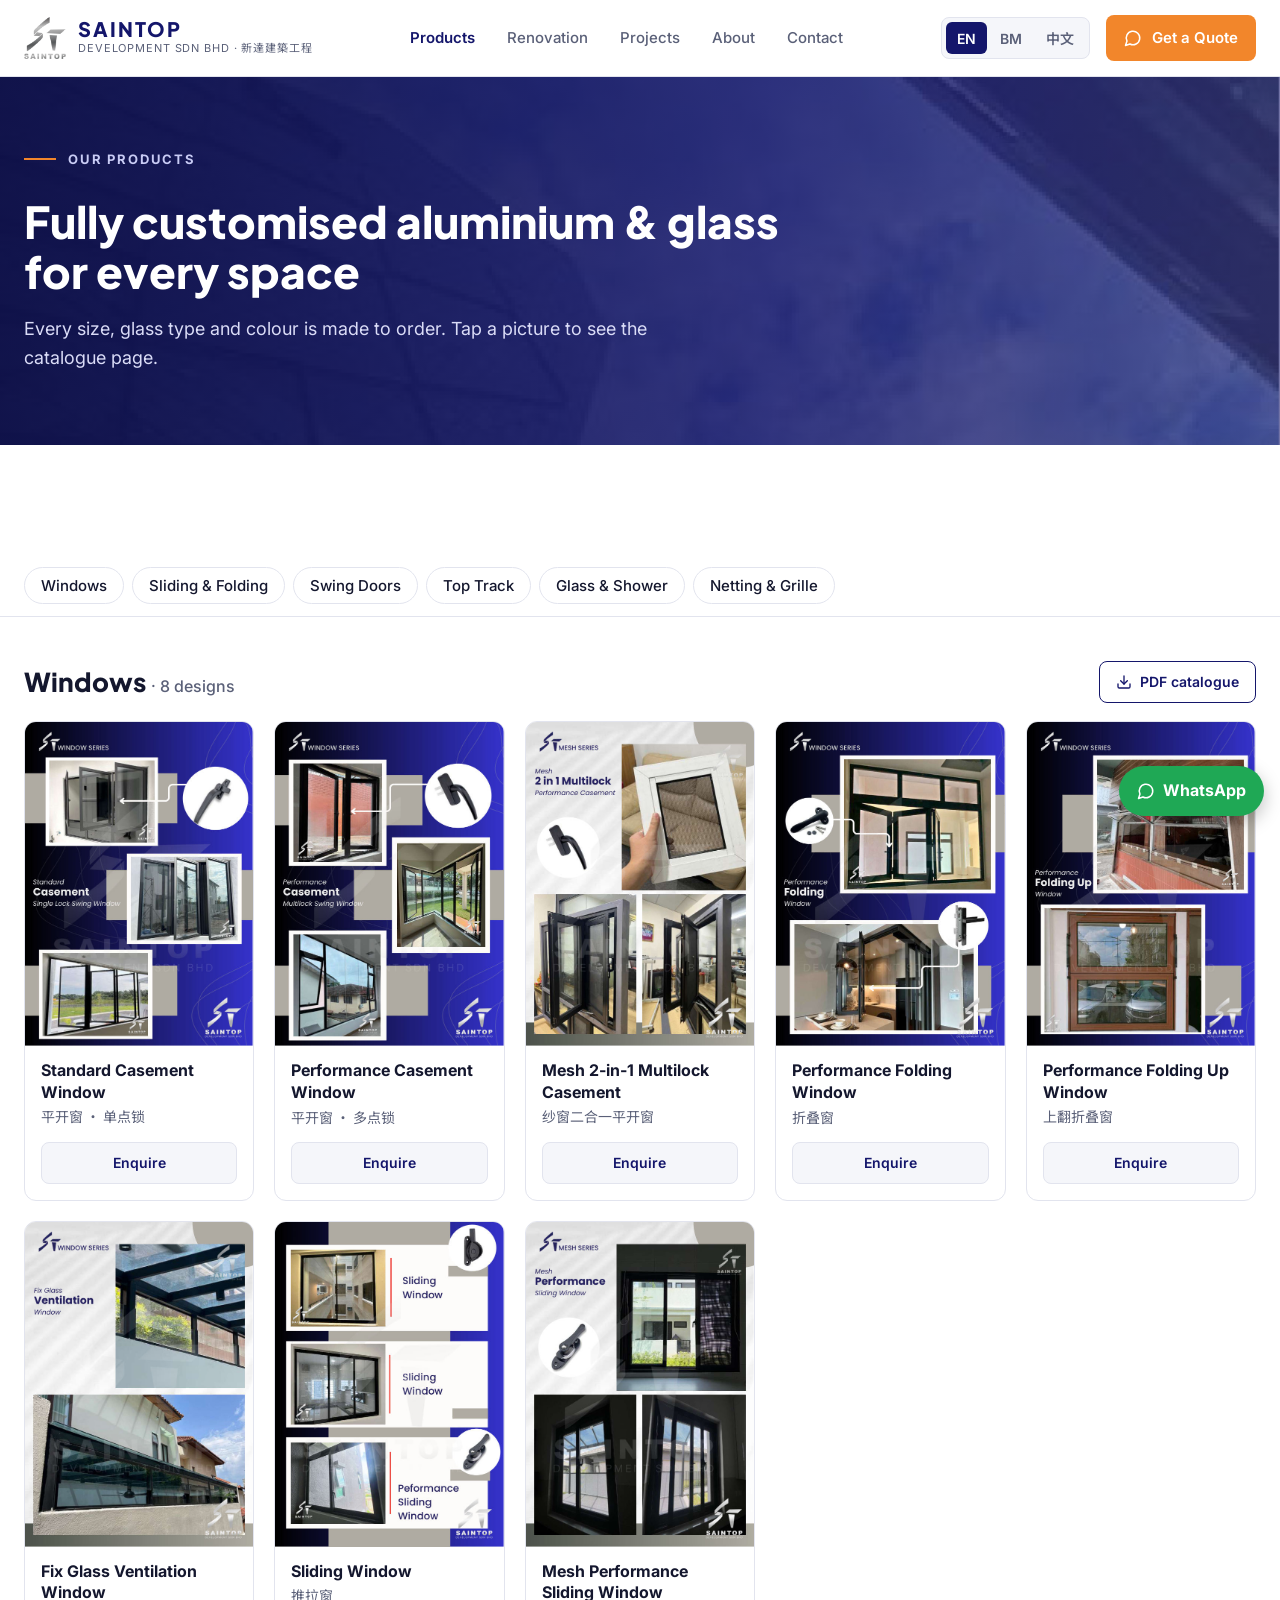
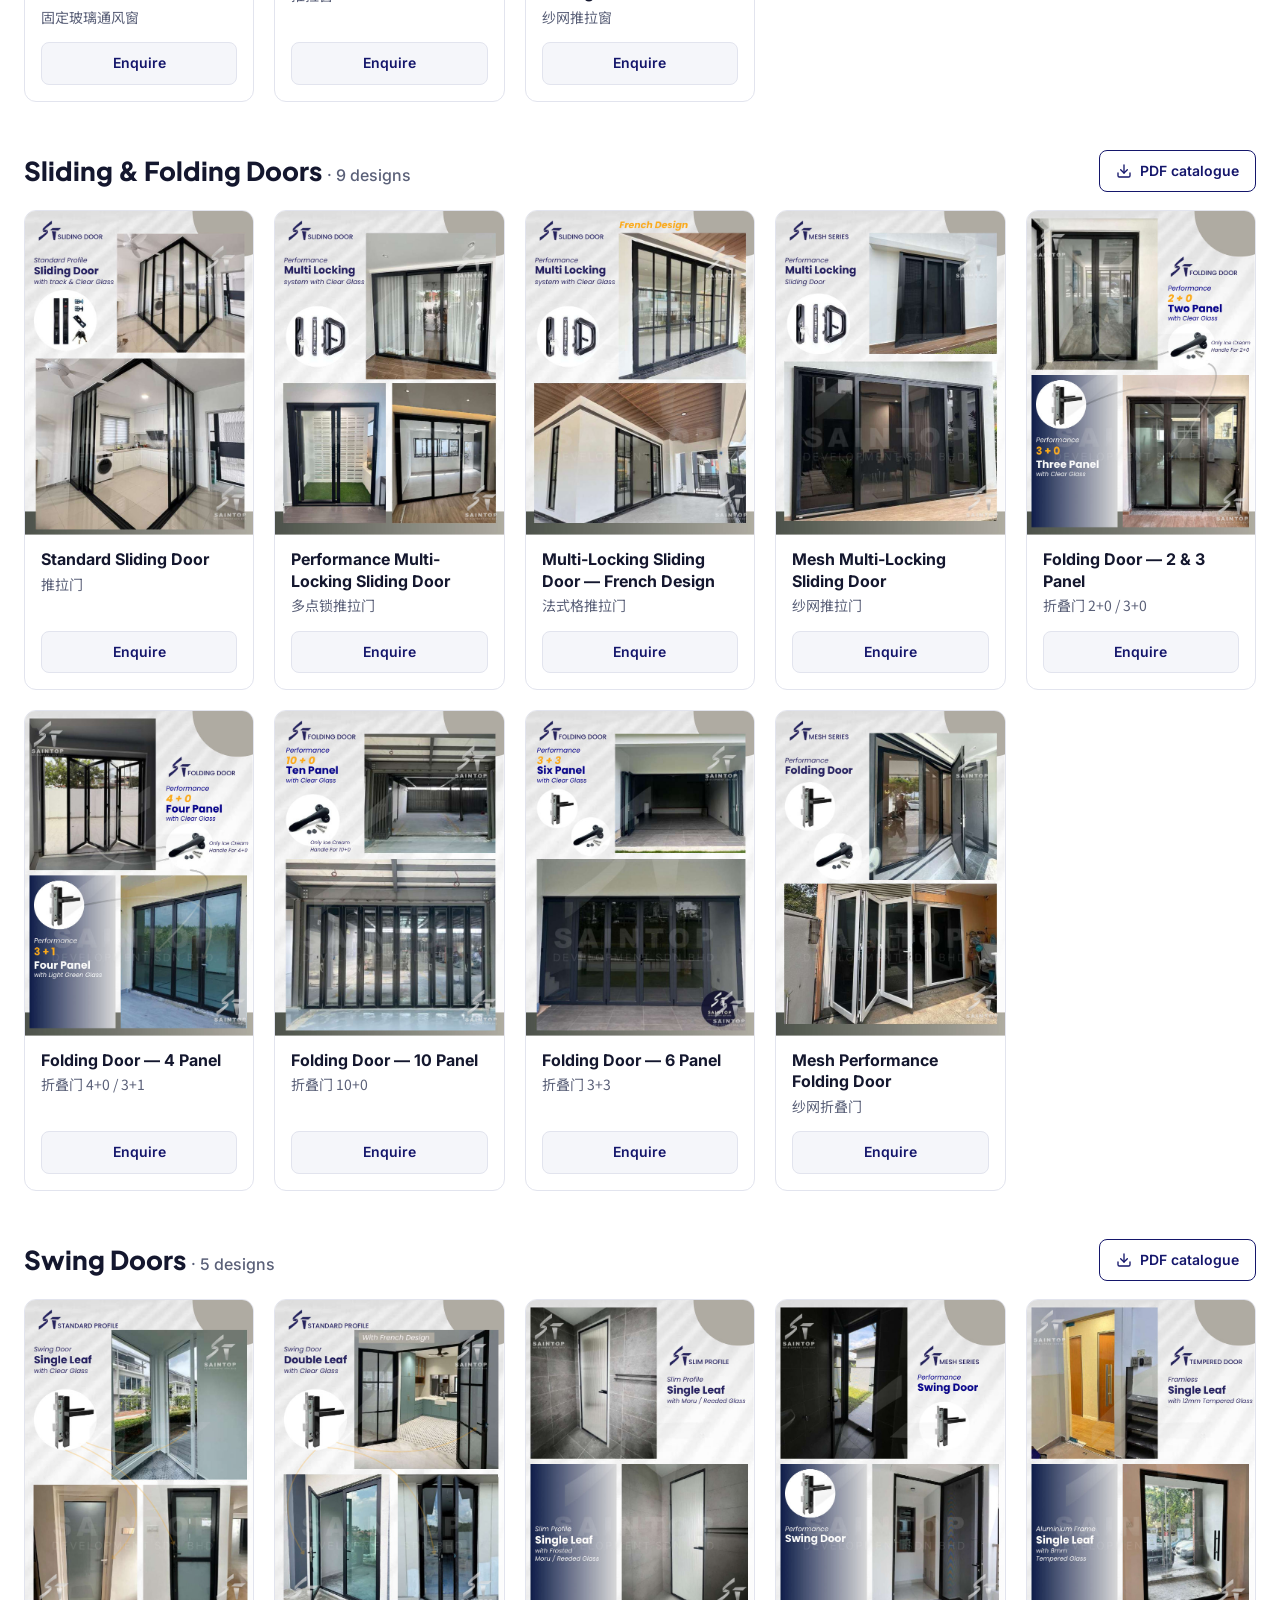
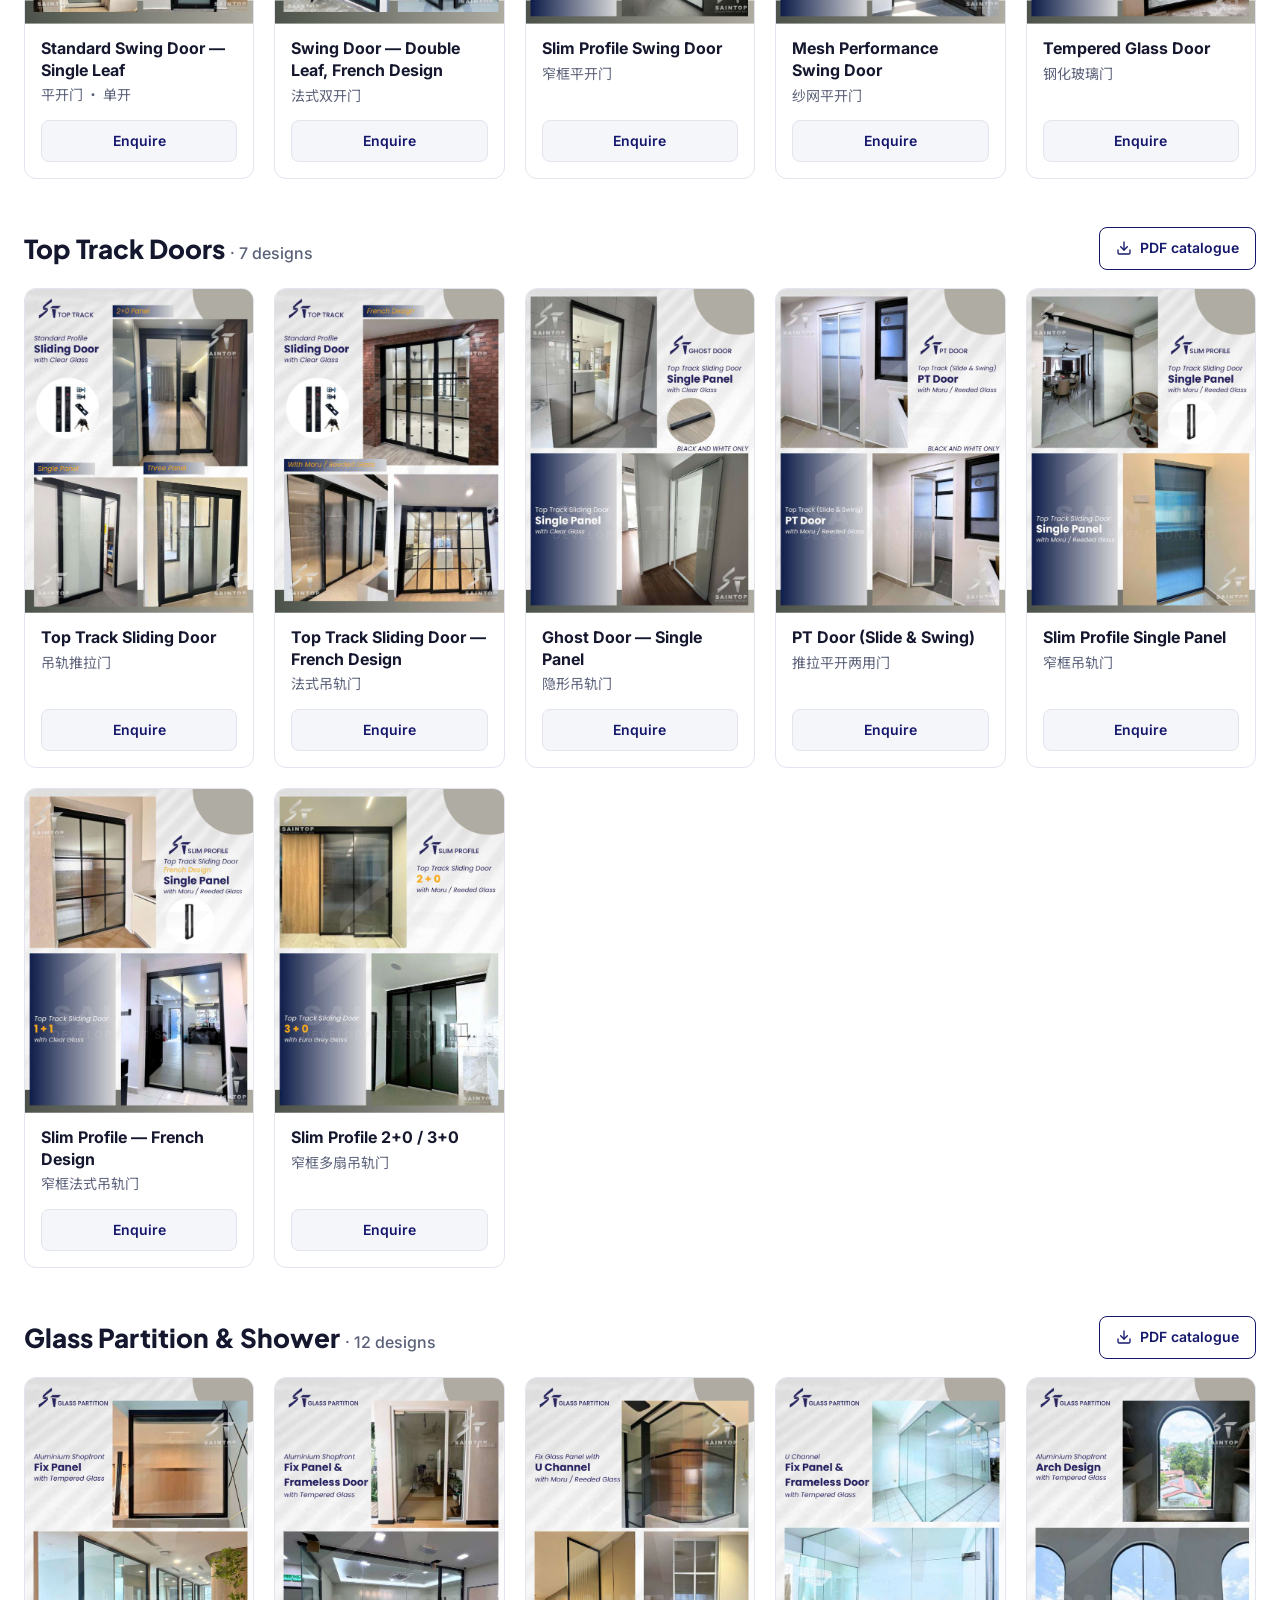
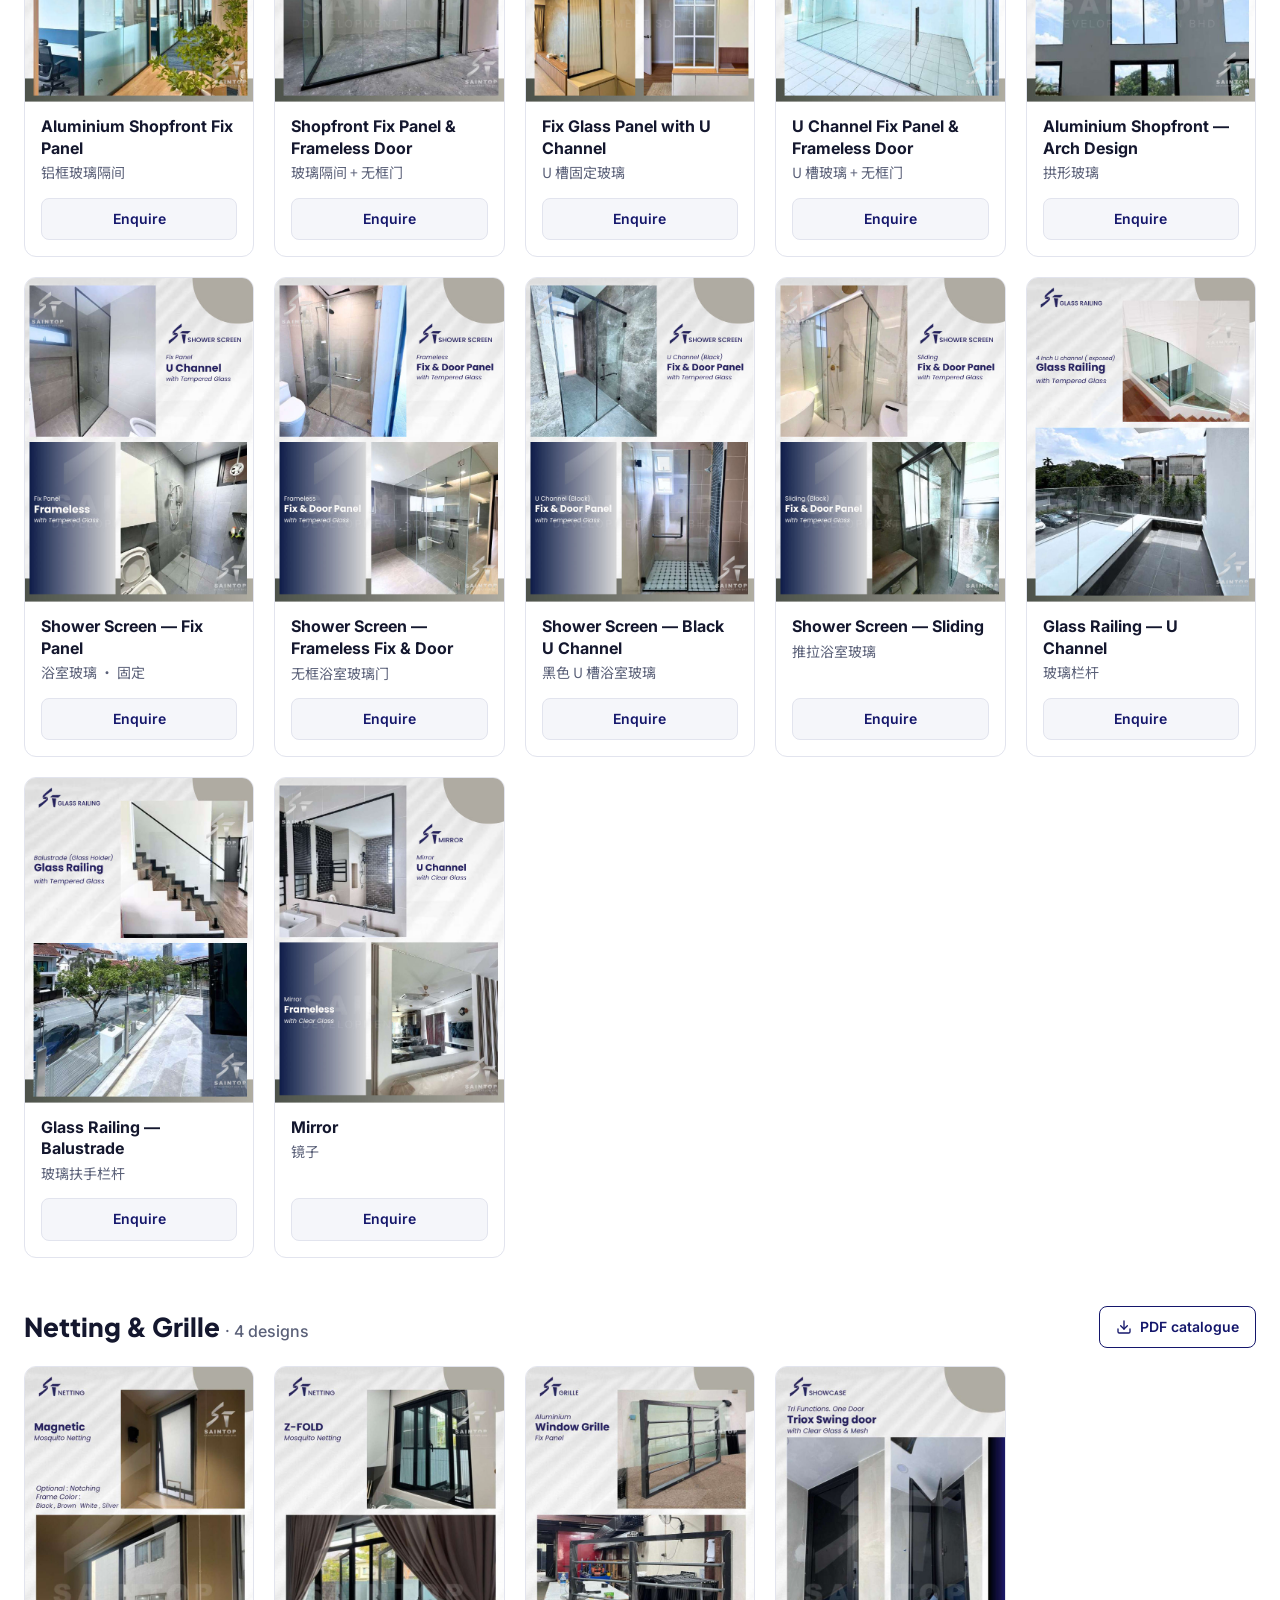
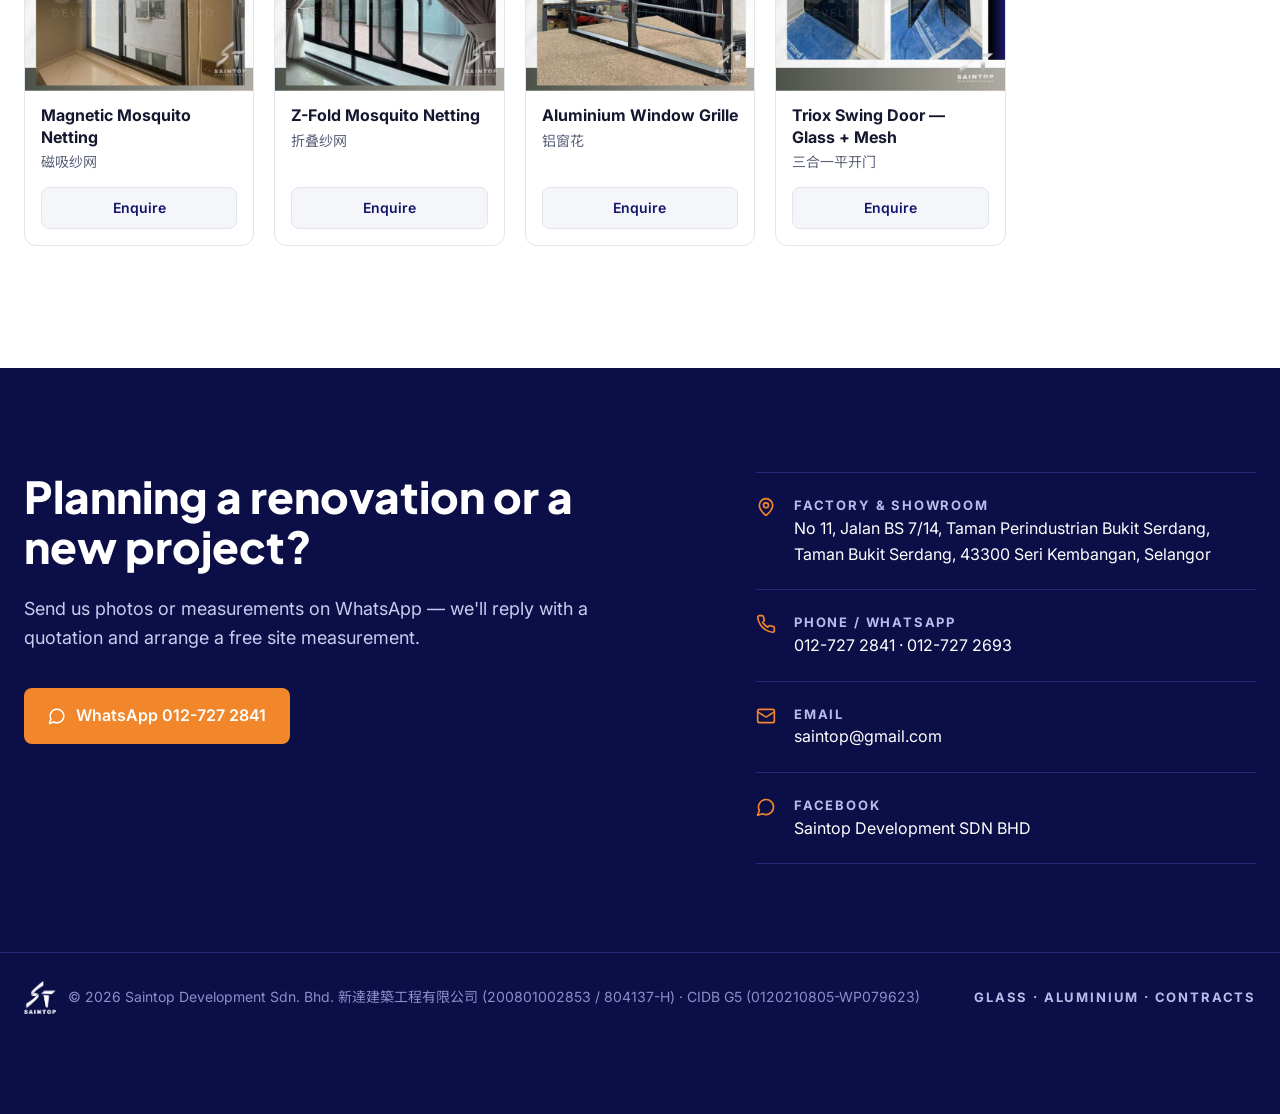
<file: products.html>
<!doctype html>
<html lang="en">
<head>
<meta charset="utf-8">
<meta name="viewport" content="width=device-width, initial-scale=1">
<title>Aluminium Windows, Doors & Glass Catalogue — Saintop Development</title>
<meta name="description" content="Casement, sliding and folding windows, sliding and folding doors, swing doors, top track doors, glass partitions, shower screens, railing and mosquito netting. All custom made. Download PDF catalogues.">
<meta property="og:type" content="website">
<meta property="og:title" content="Aluminium Windows, Doors & Glass Catalogue — Saintop Development">
<meta property="og:description" content="Casement, sliding and folding windows, sliding and folding doors, swing doors, top track doors, glass partitions, shower screens, railing and mosquito netting. All custom made. Download PDF catalogues.">
<!-- shortcut: no og:image, it needs an absolute URL; add one once the site has a domain -->
<link rel="icon" href="img/logo-grey.png">
<link rel="preconnect" href="https://fonts.googleapis.com">
<link rel="preconnect" href="https://fonts.gstatic.com" crossorigin>
<link href="https://fonts.googleapis.com/css2?family=Inter:wght@400;500;600;700&family=Plus+Jakarta+Sans:wght@700;800&family=Noto+Sans+SC:wght@400;500;700;800&display=swap" rel="stylesheet">
<link rel="stylesheet" href="style.css">
</head>
<body>

<svg width="0" height="0" style="position:absolute" aria-hidden="true">
  <symbol id="i-chat" viewBox="0 0 24 24" fill="none" stroke="currentColor" stroke-width="2" stroke-linecap="round" stroke-linejoin="round"><path d="M7.9 20A9 9 0 1 0 4 16.1L2 22Z"/></symbol>
  <symbol id="i-dl" viewBox="0 0 24 24" fill="none" stroke="currentColor" stroke-width="2" stroke-linecap="round" stroke-linejoin="round"><path d="M21 15v4a2 2 0 0 1-2 2H5a2 2 0 0 1-2-2v-4"/><path d="m7 10 5 5 5-5"/><path d="M12 15V3"/></symbol>
  <symbol id="i-ruler" viewBox="0 0 24 24" fill="none" stroke="currentColor" stroke-width="2" stroke-linecap="round" stroke-linejoin="round"><path d="M21.3 15.3a2.4 2.4 0 0 1 0 3.4l-2.6 2.6a2.4 2.4 0 0 1-3.4 0L2.7 8.7a2.4 2.4 0 0 1 0-3.4l2.6-2.6a2.4 2.4 0 0 1 3.4 0Z"/><path d="m14.5 12.5 2-2"/><path d="m11.5 9.5 2-2"/><path d="m8.5 6.5 2-2"/><path d="m17.5 15.5 2-2"/></symbol>
  <symbol id="i-hammer" viewBox="0 0 24 24" fill="none" stroke="currentColor" stroke-width="2" stroke-linecap="round" stroke-linejoin="round"><path d="m15 12-8.4 8.4a2.1 2.1 0 1 1-3-3L12 9"/><path d="M17.6 15 22 10.6"/><path d="m20.9 11.7-1.3-1.3c-.6-.6-.9-1.4-.9-2.3v-.9l-2.3-2.3a5.5 5.5 0 0 0-4.1-1.6H9.9L11 4c1 .8 1.5 1.9 1.6 3.2l.1 1.7 2 2h1.2c.9 0 1.7.3 2.3.9l1.3 1.3"/></symbol>
  <symbol id="i-shield" viewBox="0 0 24 24" fill="none" stroke="currentColor" stroke-width="2" stroke-linecap="round" stroke-linejoin="round"><path d="M20 13c0 5-3.5 7.5-7.7 9a1 1 0 0 1-.7 0C7.5 20.5 4 18 4 13V6a1 1 0 0 1 1-1c2 0 4.5-1.2 6.2-2.7a1.2 1.2 0 0 1 1.6 0C14.5 3.8 17 5 19 5a1 1 0 0 1 1 1z"/><path d="m9 12 2 2 4-4"/></symbol>
  <symbol id="i-palette" viewBox="0 0 24 24" fill="none" stroke="currentColor" stroke-width="2" stroke-linecap="round" stroke-linejoin="round"><circle cx="13.5" cy="6.5" r=".5" fill="currentColor"/><circle cx="17.5" cy="10.5" r=".5" fill="currentColor"/><circle cx="8.5" cy="7.5" r=".5" fill="currentColor"/><circle cx="6.5" cy="12.5" r=".5" fill="currentColor"/><path d="M12 2a10 10 0 0 0 0 20c.9 0 1.7-.8 1.7-1.7 0-.4-.2-.8-.4-1.1-.3-.3-.4-.7-.4-1.1a1.6 1.6 0 0 1 1.6-1.7h2A5.6 5.6 0 0 0 22 11c0-5-4.5-9-10-9z"/></symbol>
  <symbol id="i-pin" viewBox="0 0 24 24" fill="none" stroke="currentColor" stroke-width="2" stroke-linecap="round" stroke-linejoin="round"><path d="M20 10c0 5-5.5 10.2-7.4 11.8a1 1 0 0 1-1.2 0C9.5 20.2 4 15 4 10a8 8 0 0 1 16 0"/><circle cx="12" cy="10" r="3"/></symbol>
  <symbol id="i-phone" viewBox="0 0 24 24" fill="none" stroke="currentColor" stroke-width="2" stroke-linecap="round" stroke-linejoin="round"><path d="M22 16.9v3a2 2 0 0 1-2.2 2 19.8 19.8 0 0 1-8.6-3.1 19.5 19.5 0 0 1-6-6A19.8 19.8 0 0 1 2.1 4.2 2 2 0 0 1 4.1 2h3a2 2 0 0 1 2 1.7c.1 1 .4 1.9.7 2.8a2 2 0 0 1-.5 2.1L8 9.9a16 16 0 0 0 6 6l1.3-1.3a2 2 0 0 1 2.1-.4c.9.3 1.8.6 2.8.7a2 2 0 0 1 1.7 2z"/></symbol>
  <symbol id="i-mail" viewBox="0 0 24 24" fill="none" stroke="currentColor" stroke-width="2" stroke-linecap="round" stroke-linejoin="round"><rect width="20" height="16" x="2" y="4" rx="2"/><path d="m22 7-8.97 5.7a1.94 1.94 0 0 1-2.06 0L2 7"/></symbol>
</svg>

<header>
  <div class="wrap">
    <a class="brand" href="index.html"><img src="img/logo-grey.png" alt="Saintop logo"><span><b>SAINTOP</b><small>DEVELOPMENT SDN BHD · <span lang="zh">新達建築工程</span></small></span></a>
    <nav class="links">
      <a href="products.html" aria-current="page" data-i18n="nav.products">Products</a>
      <a href="renovation.html" data-i18n="nav.renovation">Renovation</a>
      <a href="projects.html" data-i18n="nav.projects">Projects</a>
      <a href="about.html" data-i18n="nav.about">About</a>
      <a href="contact.html" data-i18n="nav.contact">Contact</a>
    </nav>
    <div class="actions">
      <div class="lang" role="group" aria-label="Language">
        <button data-lang="en" aria-pressed="true">EN</button>
        <button data-lang="ms" aria-pressed="false">BM</button>
        <button data-lang="zh" aria-pressed="false" lang="zh">中文</button>
      </div>
      <a class="btn btn-accent wa" href="#" target="_blank" rel="noopener"><svg><use href="#i-chat"/></svg><span data-i18n="nav.quote">Get a Quote</span></a>
    </div>
  </div>
</header>

<div class="page-hero">
  <div class="wrap">
    <p class="eyebrow" data-i18n="prod.kicker"></p>
    <h1 class="title" data-i18n="prod.title"></h1>
    <p class="sub" data-i18n="cat.sub"></p>
  </div>
</div>

<section id="products">
  <div class="wrap">
      <nav class="filters jump" id="downloads" aria-label="Product types"></nav>
      <div id="grid"></div>
  </div>
</section>

<dialog class="lb" id="lb" aria-label="Product picture">
  <button class="lb-x" aria-label="Close">✕</button>
  <button class="lb-nav prev" aria-label="Previous">‹</button>
  <button class="lb-nav next" aria-label="Next">›</button>
  <div class="lb-in">
    <img alt="">
    <div class="lb-info"><small></small><h2></h2><p></p><a class="btn btn-accent" target="_blank" rel="noopener"><svg><use href="#i-chat"/></svg><span></span></a></div>
  </div>
</dialog>

<section class="contact" id="contact">
  <div class="wrap">
    <div class="panel">
      <div>
        <h2 data-i18n="cta.title">Planning a renovation or a new project?</h2>
        <p data-i18n="cta.desc">Send us photos or measurements on WhatsApp — we'll reply with a quotation and arrange a free site measurement.</p>
        <a class="btn btn-accent wa" href="#" target="_blank" rel="noopener"><svg><use href="#i-chat"/></svg>WhatsApp 012-727 2841</a>
      </div>
      <div class="details">
        <div class="detail"><svg><use href="#i-pin"/></svg><div><small data-i18n="lbl.addr">Factory & showroom</small><span>No 11, Jalan BS 7/14, Taman Perindustrian Bukit Serdang, Taman Bukit Serdang, 43300 Seri Kembangan, Selangor</span></div></div>
        <div class="detail"><svg><use href="#i-phone"/></svg><div><small data-i18n="lbl.phone">Phone / WhatsApp</small><a href="tel:+60127272841">012-727 2841</a> · <a href="tel:+60127272693">012-727 2693</a></div></div>
        <div class="detail"><svg><use href="#i-mail"/></svg><div><small data-i18n="lbl.email">Email</small><a href="mailto:saintop@gmail.com">saintop@gmail.com</a></div></div>
        <div class="detail"><svg><use href="#i-chat"/></svg><div><small>Facebook</small><a href="https://www.facebook.com/p/Saintop-Development-SDN-BHD-100090560094258/" target="_blank" rel="noopener">Saintop Development SDN BHD</a></div></div>
      </div>
    </div>
  </div>
</section>

<footer>
  <div class="wrap">
    <div class="fb"><img src="img/logo-grey-white.png" alt=""><span>© <span id="yr"></span> Saintop Development Sdn. Bhd. <span lang="zh">新達建築工程有限公司</span> (200801002853 / 804137-H) · CIDB G5 (0120210805-WP079623)</span></div>
    <span class="tag" data-i18n="foot.tag">Glass · Aluminium · Contracts</span>
  </div>
</footer>
<a class="fab wa" href="#" target="_blank" rel="noopener" aria-label="WhatsApp"><svg><use href="#i-chat"/></svg>WhatsApp</a>

<script src="site.js"></script>
</body>
</html>
</file>
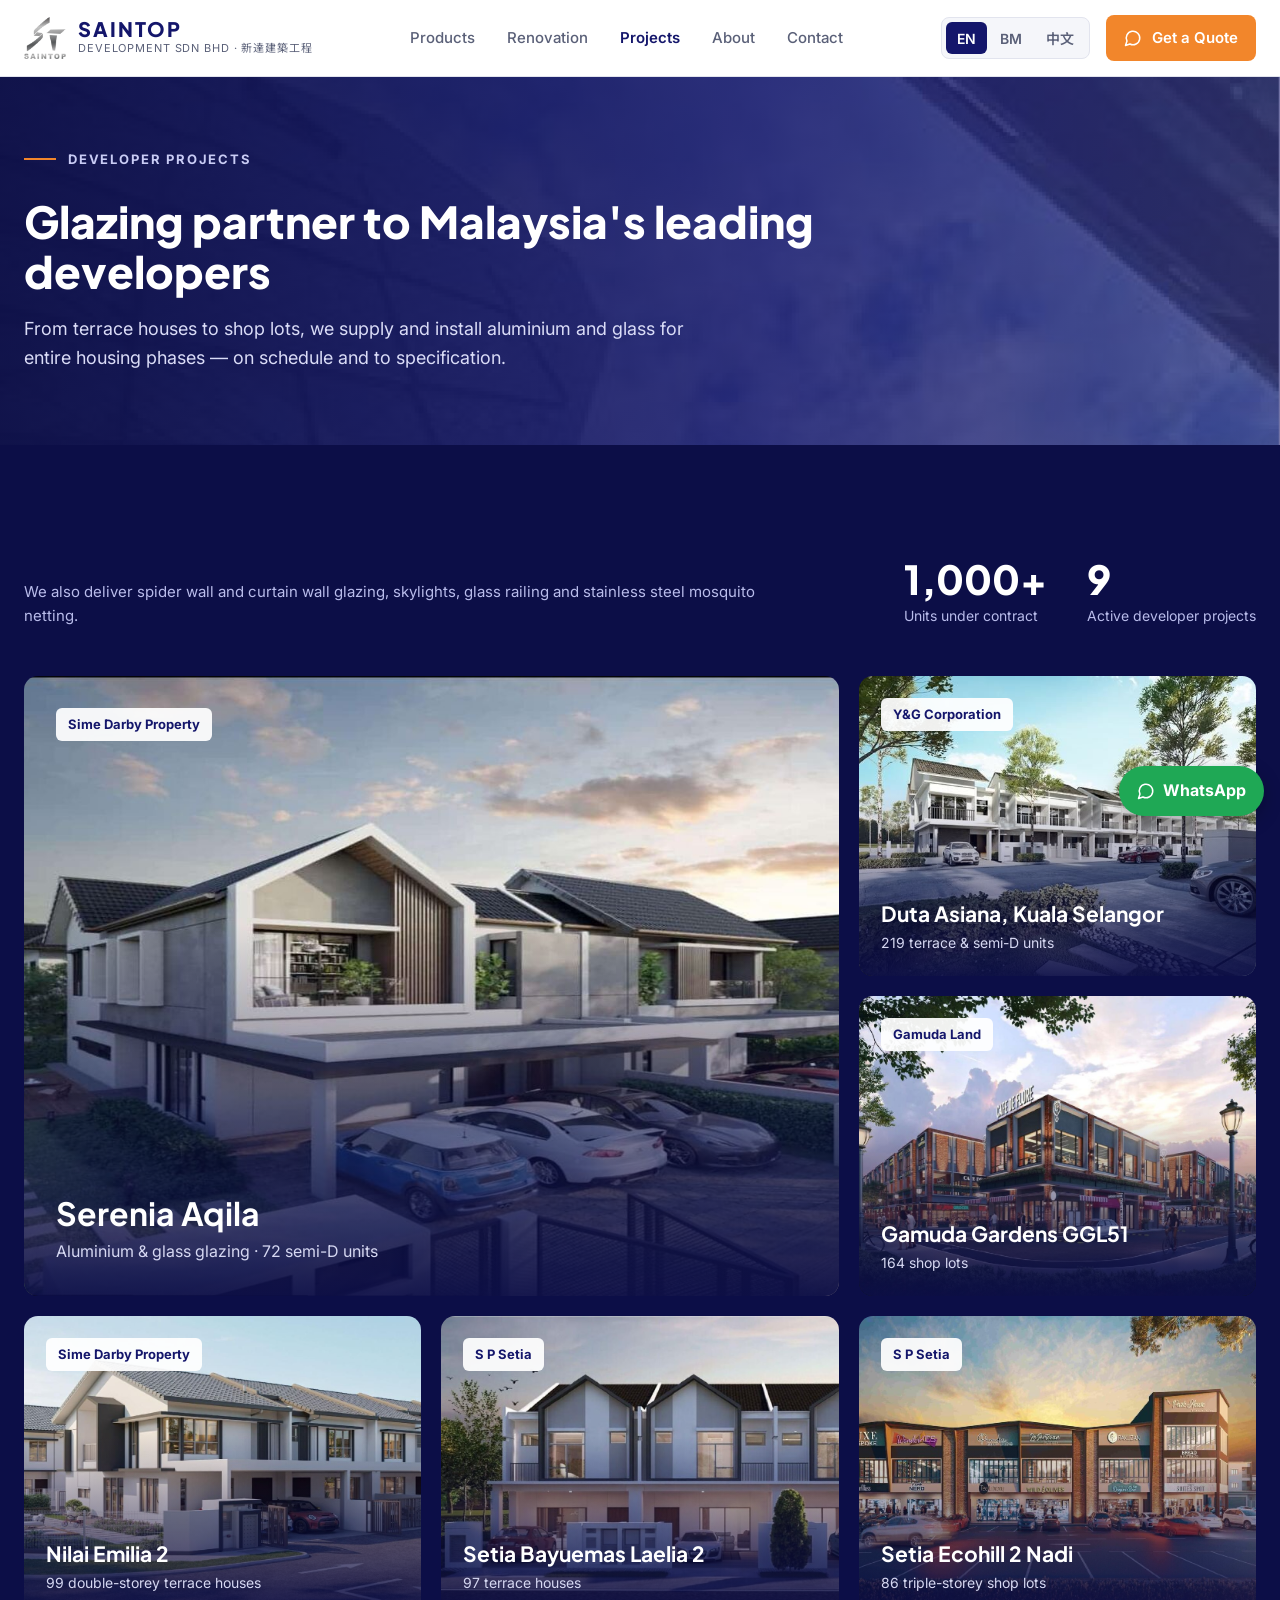
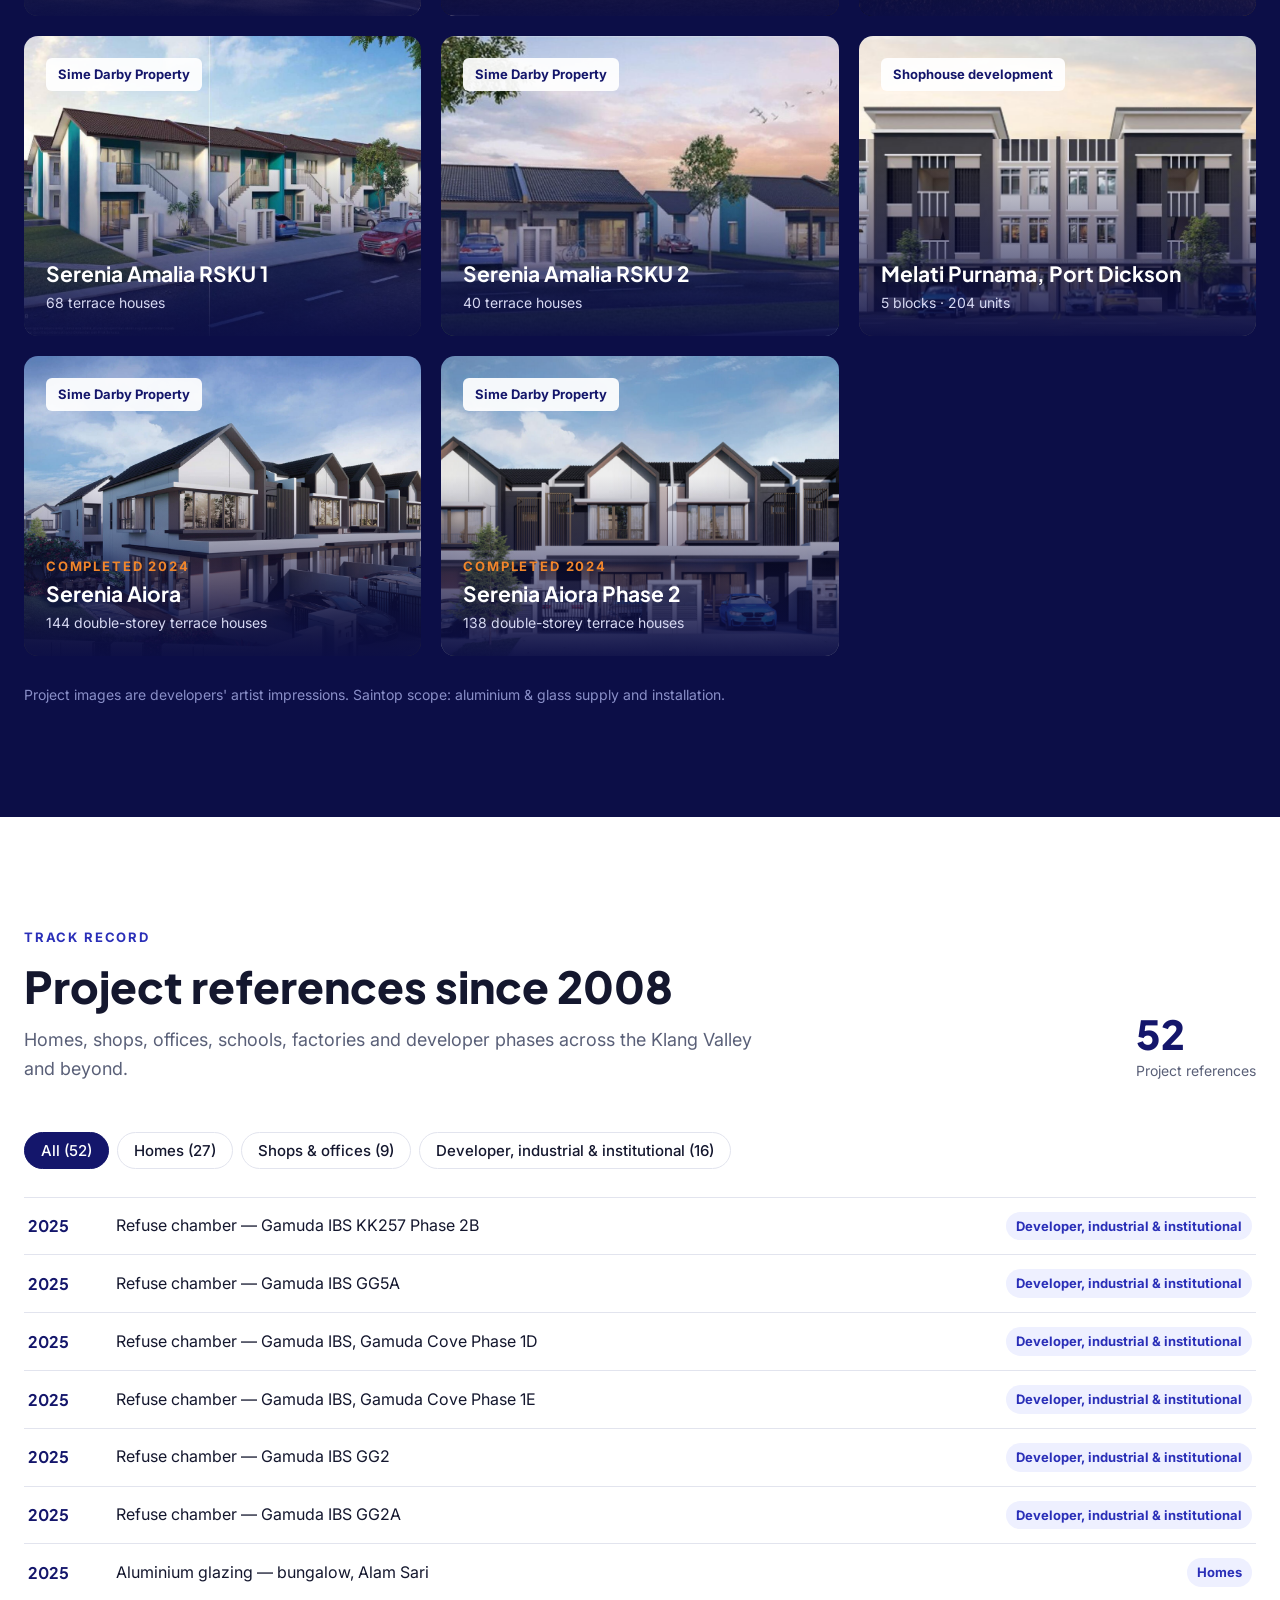
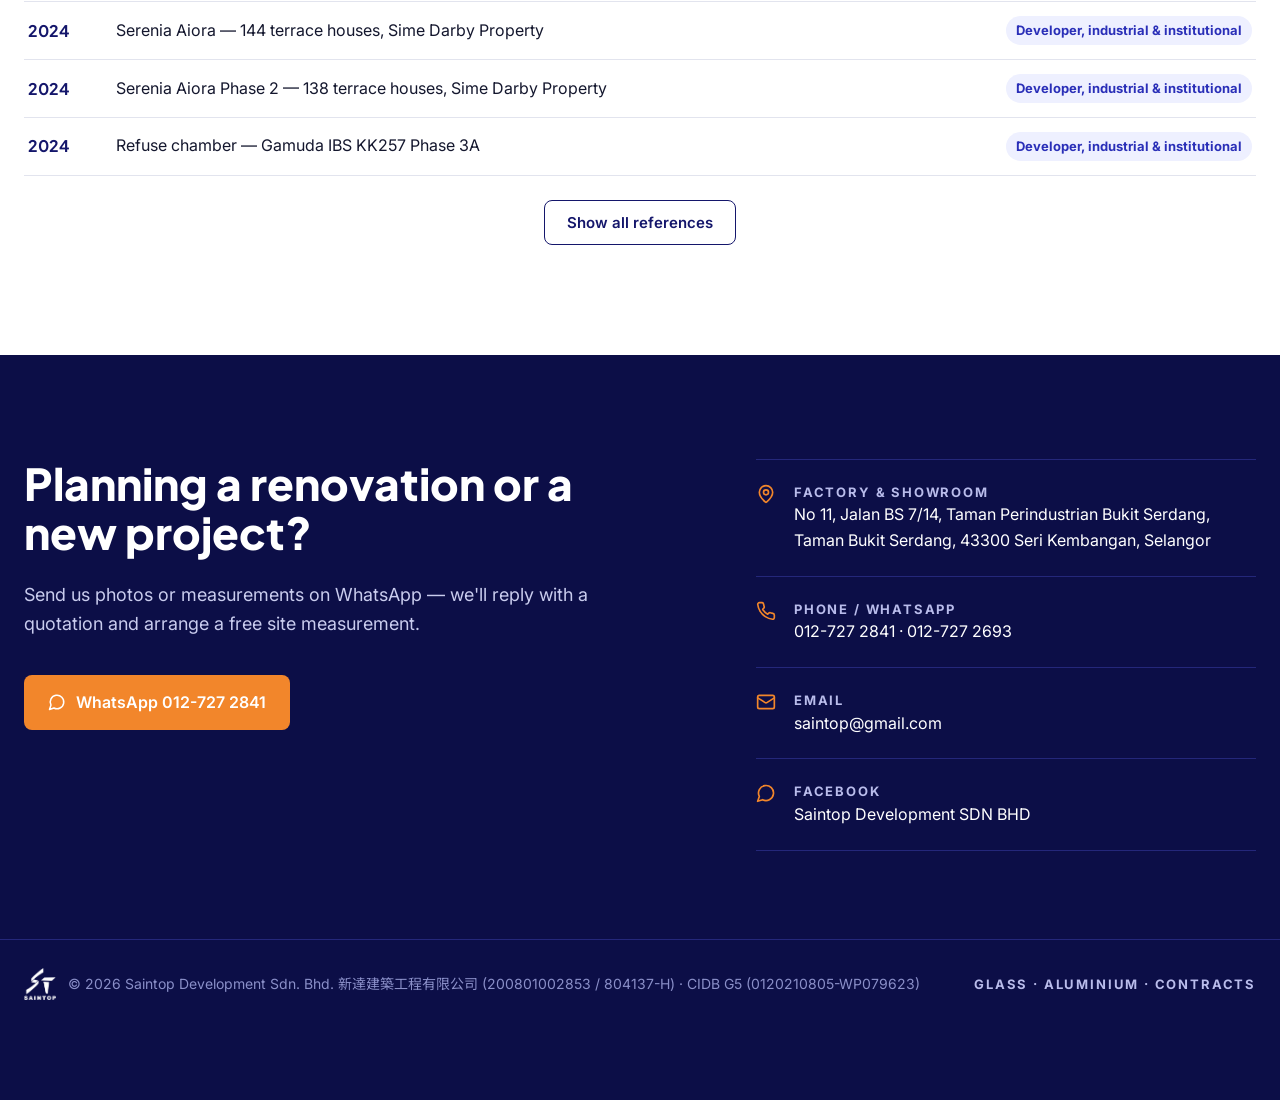
<file: projects.html>
<!doctype html>
<html lang="en">
<head>
<meta charset="utf-8">
<meta name="viewport" content="width=device-width, initial-scale=1">
<title>Developer Projects & Track Record — Saintop Development</title>
<meta name="description" content="Aluminium and glass glazing partner to Sime Darby Property, S P Setia, Gamuda Land and more. 52 project references since 2008: homes, shops, offices, schools, factories and housing phases.">
<meta property="og:type" content="website">
<meta property="og:title" content="Developer Projects & Track Record — Saintop Development">
<meta property="og:description" content="Aluminium and glass glazing partner to Sime Darby Property, S P Setia, Gamuda Land and more. 52 project references since 2008: homes, shops, offices, schools, factories and housing phases.">
<!-- shortcut: no og:image, it needs an absolute URL; add one once the site has a domain -->
<link rel="icon" href="img/logo-grey.png">
<link rel="preconnect" href="https://fonts.googleapis.com">
<link rel="preconnect" href="https://fonts.gstatic.com" crossorigin>
<link href="https://fonts.googleapis.com/css2?family=Inter:wght@400;500;600;700&family=Plus+Jakarta+Sans:wght@700;800&family=Noto+Sans+SC:wght@400;500;700;800&display=swap" rel="stylesheet">
<link rel="stylesheet" href="style.css">
</head>
<body>

<svg width="0" height="0" style="position:absolute" aria-hidden="true">
  <symbol id="i-chat" viewBox="0 0 24 24" fill="none" stroke="currentColor" stroke-width="2" stroke-linecap="round" stroke-linejoin="round"><path d="M7.9 20A9 9 0 1 0 4 16.1L2 22Z"/></symbol>
  <symbol id="i-dl" viewBox="0 0 24 24" fill="none" stroke="currentColor" stroke-width="2" stroke-linecap="round" stroke-linejoin="round"><path d="M21 15v4a2 2 0 0 1-2 2H5a2 2 0 0 1-2-2v-4"/><path d="m7 10 5 5 5-5"/><path d="M12 15V3"/></symbol>
  <symbol id="i-ruler" viewBox="0 0 24 24" fill="none" stroke="currentColor" stroke-width="2" stroke-linecap="round" stroke-linejoin="round"><path d="M21.3 15.3a2.4 2.4 0 0 1 0 3.4l-2.6 2.6a2.4 2.4 0 0 1-3.4 0L2.7 8.7a2.4 2.4 0 0 1 0-3.4l2.6-2.6a2.4 2.4 0 0 1 3.4 0Z"/><path d="m14.5 12.5 2-2"/><path d="m11.5 9.5 2-2"/><path d="m8.5 6.5 2-2"/><path d="m17.5 15.5 2-2"/></symbol>
  <symbol id="i-hammer" viewBox="0 0 24 24" fill="none" stroke="currentColor" stroke-width="2" stroke-linecap="round" stroke-linejoin="round"><path d="m15 12-8.4 8.4a2.1 2.1 0 1 1-3-3L12 9"/><path d="M17.6 15 22 10.6"/><path d="m20.9 11.7-1.3-1.3c-.6-.6-.9-1.4-.9-2.3v-.9l-2.3-2.3a5.5 5.5 0 0 0-4.1-1.6H9.9L11 4c1 .8 1.5 1.9 1.6 3.2l.1 1.7 2 2h1.2c.9 0 1.7.3 2.3.9l1.3 1.3"/></symbol>
  <symbol id="i-shield" viewBox="0 0 24 24" fill="none" stroke="currentColor" stroke-width="2" stroke-linecap="round" stroke-linejoin="round"><path d="M20 13c0 5-3.5 7.5-7.7 9a1 1 0 0 1-.7 0C7.5 20.5 4 18 4 13V6a1 1 0 0 1 1-1c2 0 4.5-1.2 6.2-2.7a1.2 1.2 0 0 1 1.6 0C14.5 3.8 17 5 19 5a1 1 0 0 1 1 1z"/><path d="m9 12 2 2 4-4"/></symbol>
  <symbol id="i-palette" viewBox="0 0 24 24" fill="none" stroke="currentColor" stroke-width="2" stroke-linecap="round" stroke-linejoin="round"><circle cx="13.5" cy="6.5" r=".5" fill="currentColor"/><circle cx="17.5" cy="10.5" r=".5" fill="currentColor"/><circle cx="8.5" cy="7.5" r=".5" fill="currentColor"/><circle cx="6.5" cy="12.5" r=".5" fill="currentColor"/><path d="M12 2a10 10 0 0 0 0 20c.9 0 1.7-.8 1.7-1.7 0-.4-.2-.8-.4-1.1-.3-.3-.4-.7-.4-1.1a1.6 1.6 0 0 1 1.6-1.7h2A5.6 5.6 0 0 0 22 11c0-5-4.5-9-10-9z"/></symbol>
  <symbol id="i-pin" viewBox="0 0 24 24" fill="none" stroke="currentColor" stroke-width="2" stroke-linecap="round" stroke-linejoin="round"><path d="M20 10c0 5-5.5 10.2-7.4 11.8a1 1 0 0 1-1.2 0C9.5 20.2 4 15 4 10a8 8 0 0 1 16 0"/><circle cx="12" cy="10" r="3"/></symbol>
  <symbol id="i-phone" viewBox="0 0 24 24" fill="none" stroke="currentColor" stroke-width="2" stroke-linecap="round" stroke-linejoin="round"><path d="M22 16.9v3a2 2 0 0 1-2.2 2 19.8 19.8 0 0 1-8.6-3.1 19.5 19.5 0 0 1-6-6A19.8 19.8 0 0 1 2.1 4.2 2 2 0 0 1 4.1 2h3a2 2 0 0 1 2 1.7c.1 1 .4 1.9.7 2.8a2 2 0 0 1-.5 2.1L8 9.9a16 16 0 0 0 6 6l1.3-1.3a2 2 0 0 1 2.1-.4c.9.3 1.8.6 2.8.7a2 2 0 0 1 1.7 2z"/></symbol>
  <symbol id="i-mail" viewBox="0 0 24 24" fill="none" stroke="currentColor" stroke-width="2" stroke-linecap="round" stroke-linejoin="round"><rect width="20" height="16" x="2" y="4" rx="2"/><path d="m22 7-8.97 5.7a1.94 1.94 0 0 1-2.06 0L2 7"/></symbol>
</svg>

<header>
  <div class="wrap">
    <a class="brand" href="index.html"><img src="img/logo-grey.png" alt="Saintop logo"><span><b>SAINTOP</b><small>DEVELOPMENT SDN BHD · <span lang="zh">新達建築工程</span></small></span></a>
    <nav class="links">
      <a href="products.html" data-i18n="nav.products">Products</a>
      <a href="renovation.html" data-i18n="nav.renovation">Renovation</a>
      <a href="projects.html" aria-current="page" data-i18n="nav.projects">Projects</a>
      <a href="about.html" data-i18n="nav.about">About</a>
      <a href="contact.html" data-i18n="nav.contact">Contact</a>
    </nav>
    <div class="actions">
      <div class="lang" role="group" aria-label="Language">
        <button data-lang="en" aria-pressed="true">EN</button>
        <button data-lang="ms" aria-pressed="false">BM</button>
        <button data-lang="zh" aria-pressed="false" lang="zh">中文</button>
      </div>
      <a class="btn btn-accent wa" href="#" target="_blank" rel="noopener"><svg><use href="#i-chat"/></svg><span data-i18n="nav.quote">Get a Quote</span></a>
    </div>
  </div>
</header>

<div class="page-hero">
  <div class="wrap">
    <p class="eyebrow" data-i18n="proj.kicker"></p>
    <h1 class="title" data-i18n="proj.title"></h1>
    <p class="sub" data-i18n="proj.lead"></p>
  </div>
</div>

<section class="projects" id="projects">
  <div class="wrap">
    <div class="section-head">
      <div>
        <p class="range" data-i18n="proj.range"></p>
      </div>
      <div class="nums">
        <div><b id="n-units"></b><span data-i18n="proj.units">Units under contract</span></div>
        <div><b id="n-active"></b><span data-i18n="proj.active">Active developer projects</span></div>
      </div>
    </div>
    <div class="pgrid" id="pgrid"></div>
    <p class="note" data-i18n="proj.note">Project images are developers' artist impressions. Saintop scope: aluminium & glass supply and installation.</p>
  </div>
</section>

<section class="track" id="track">
  <div class="wrap">
    <div class="section-head">
      <div>
        <p class="kicker" data-i18n="tr.kicker">Track Record</p>
        <h2 class="title" data-i18n="tr.title">Project references since 2008</h2>
        <p class="lead" data-i18n="tr.lead"></p>
      </div>
      <div class="nums"><div><b id="trn"></b><span data-i18n="tr.refs">project references</span></div></div>
    </div>
    <div class="filters" id="trf" role="group" aria-label="Filter references"></div>
    <ul class="refs" id="refs"></ul>
    <div class="more"><button id="trmore" data-i18n="tr.more">Show all references</button></div>
  </div>
</section>

<section class="contact" id="contact">
  <div class="wrap">
    <div class="panel">
      <div>
        <h2 data-i18n="cta.title">Planning a renovation or a new project?</h2>
        <p data-i18n="cta.desc">Send us photos or measurements on WhatsApp — we'll reply with a quotation and arrange a free site measurement.</p>
        <a class="btn btn-accent wa" href="#" target="_blank" rel="noopener"><svg><use href="#i-chat"/></svg>WhatsApp 012-727 2841</a>
      </div>
      <div class="details">
        <div class="detail"><svg><use href="#i-pin"/></svg><div><small data-i18n="lbl.addr">Factory & showroom</small><span>No 11, Jalan BS 7/14, Taman Perindustrian Bukit Serdang, Taman Bukit Serdang, 43300 Seri Kembangan, Selangor</span></div></div>
        <div class="detail"><svg><use href="#i-phone"/></svg><div><small data-i18n="lbl.phone">Phone / WhatsApp</small><a href="tel:+60127272841">012-727 2841</a> · <a href="tel:+60127272693">012-727 2693</a></div></div>
        <div class="detail"><svg><use href="#i-mail"/></svg><div><small data-i18n="lbl.email">Email</small><a href="mailto:saintop@gmail.com">saintop@gmail.com</a></div></div>
        <div class="detail"><svg><use href="#i-chat"/></svg><div><small>Facebook</small><a href="https://www.facebook.com/p/Saintop-Development-SDN-BHD-100090560094258/" target="_blank" rel="noopener">Saintop Development SDN BHD</a></div></div>
      </div>
    </div>
  </div>
</section>

<footer>
  <div class="wrap">
    <div class="fb"><img src="img/logo-grey-white.png" alt=""><span>© <span id="yr"></span> Saintop Development Sdn. Bhd. <span lang="zh">新達建築工程有限公司</span> (200801002853 / 804137-H) · CIDB G5 (0120210805-WP079623)</span></div>
    <span class="tag" data-i18n="foot.tag">Glass · Aluminium · Contracts</span>
  </div>
</footer>
<a class="fab wa" href="#" target="_blank" rel="noopener" aria-label="WhatsApp"><svg><use href="#i-chat"/></svg>WhatsApp</a>

<script src="site.js"></script>
</body>
</html>
</file>
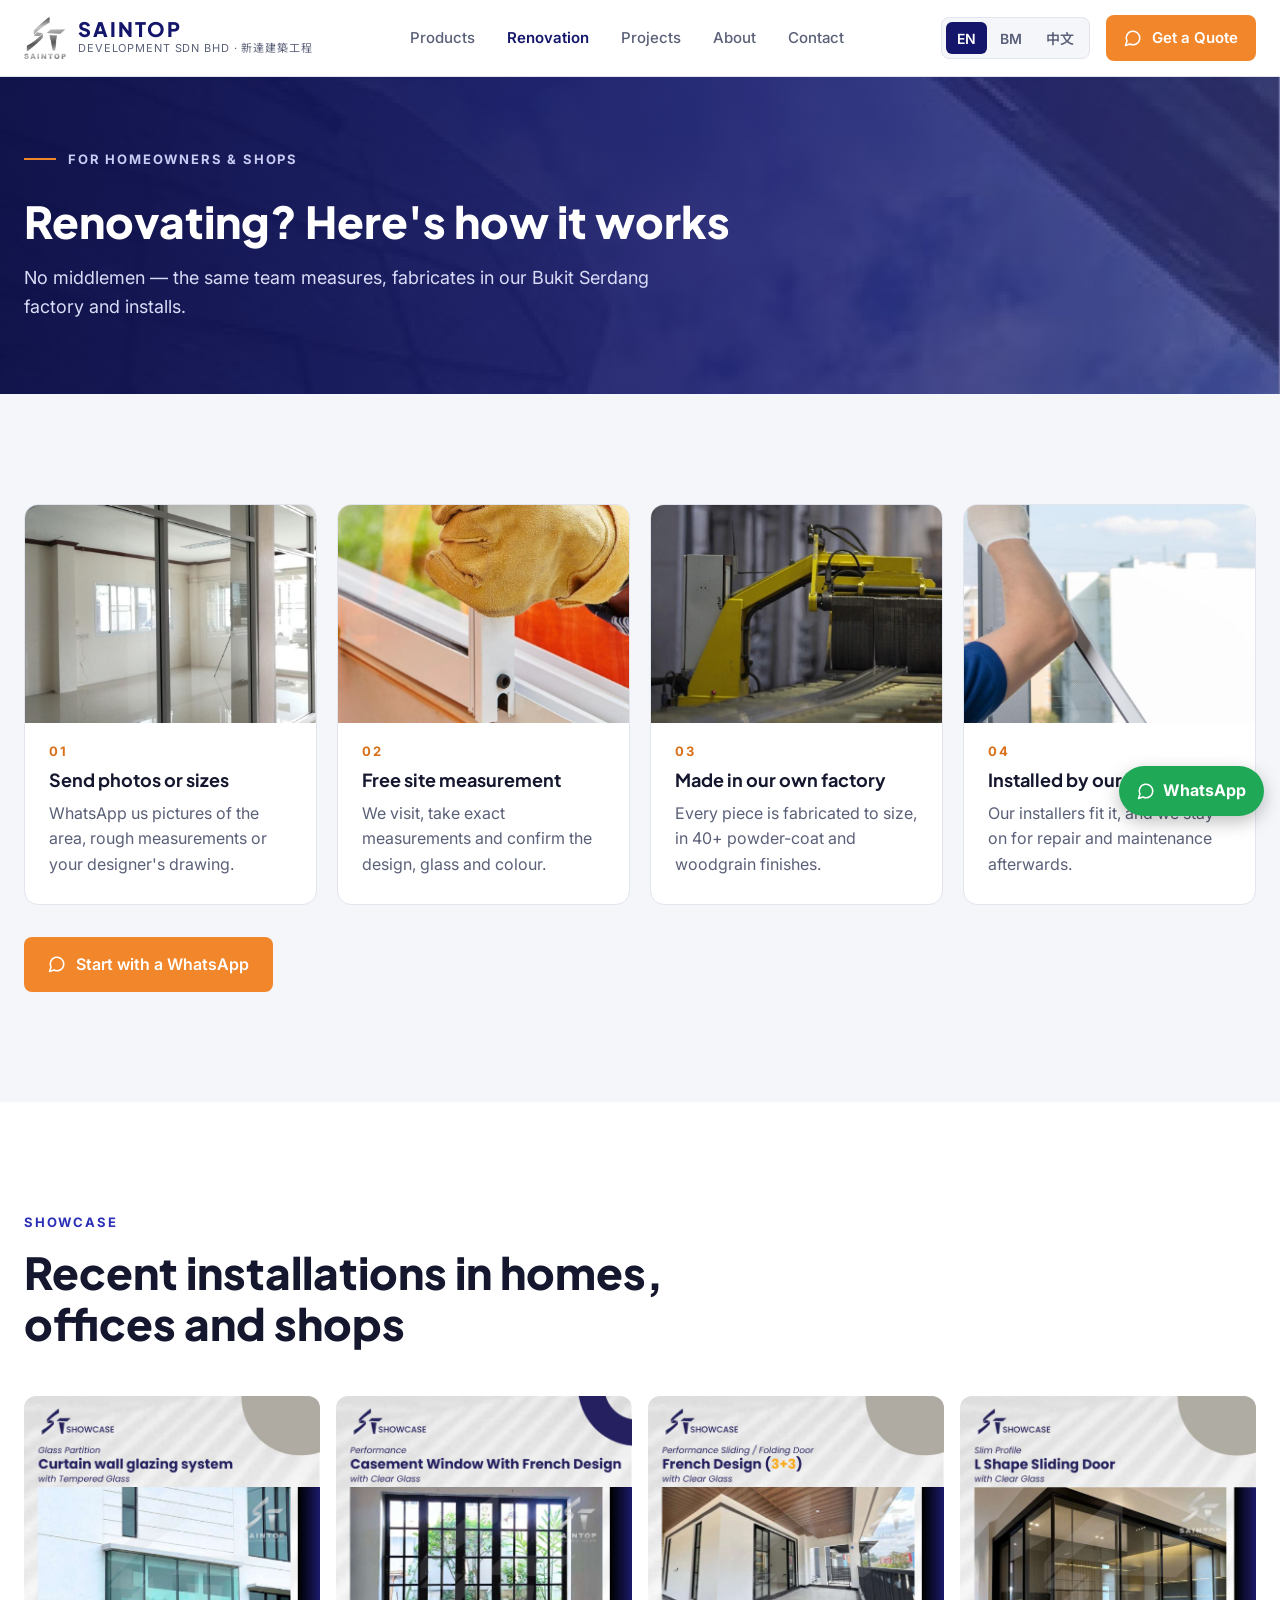
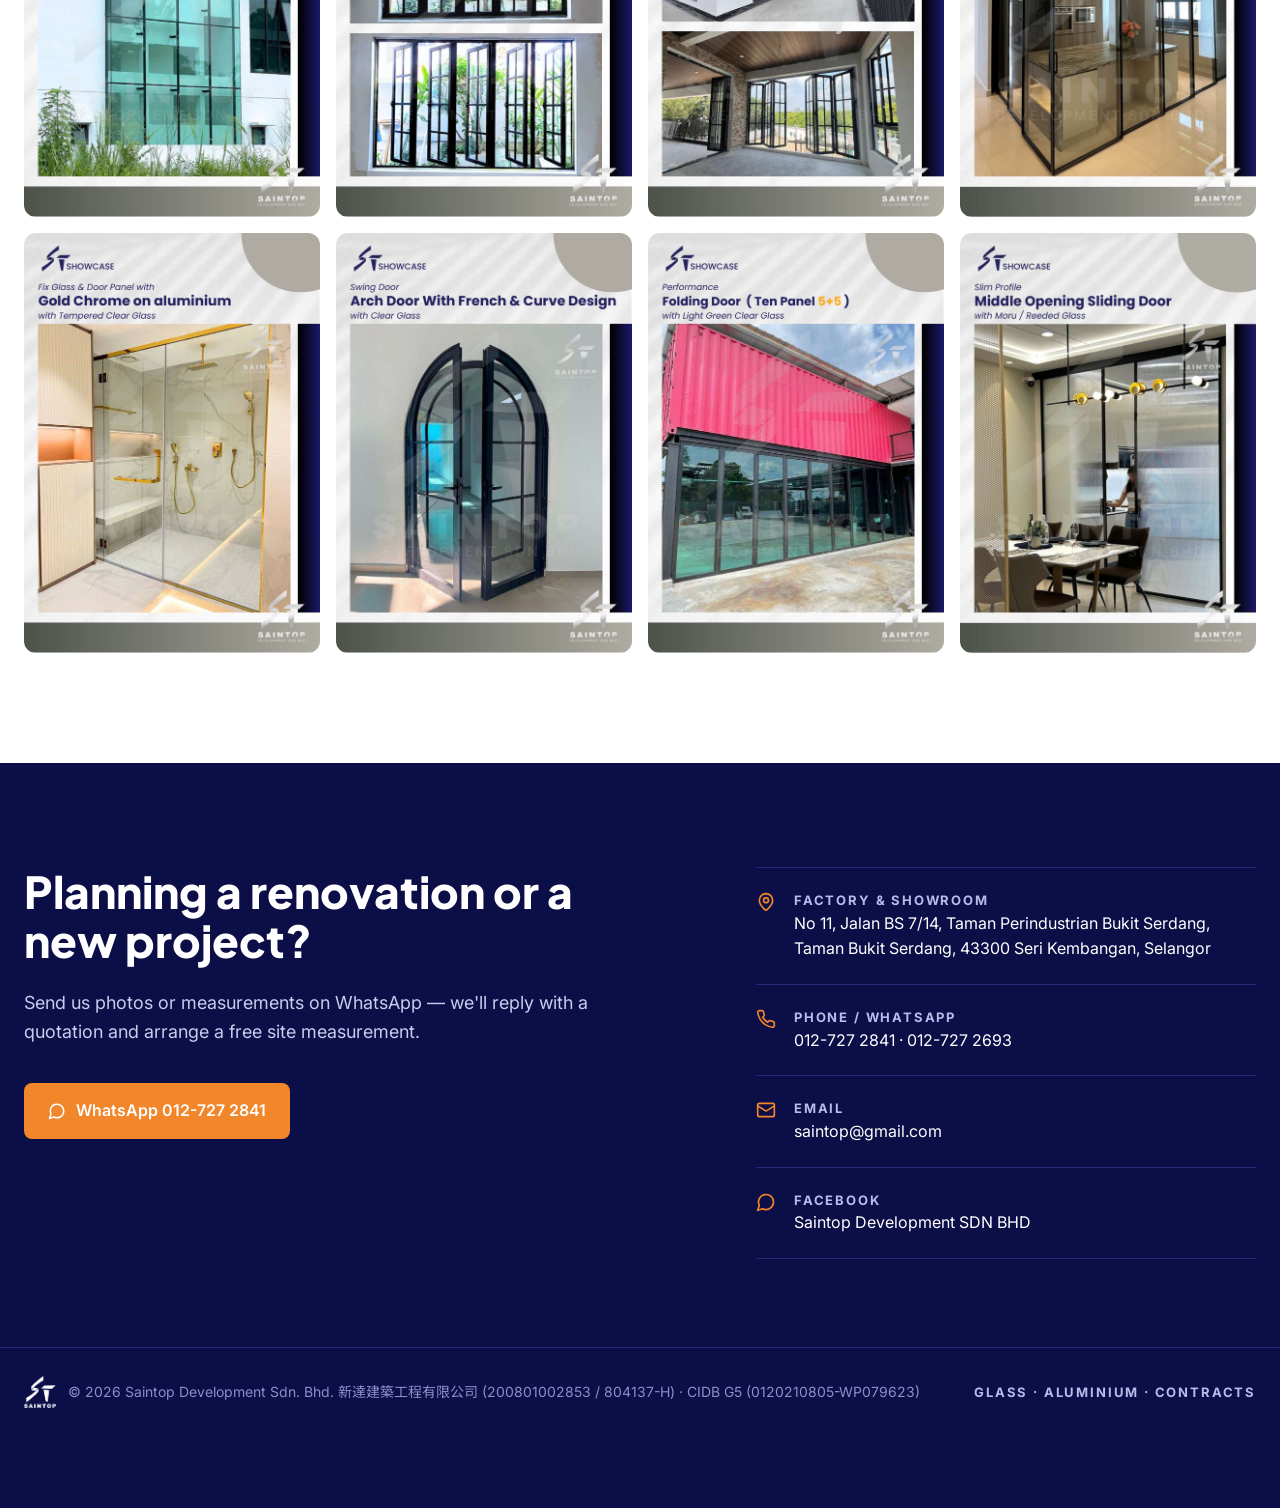
<file: renovation.html>
<!doctype html>
<html lang="en">
<head>
<meta charset="utf-8">
<meta name="viewport" content="width=device-width, initial-scale=1">
<title>Home & Shop Renovation — Aluminium & Glass | Saintop Development</title>
<meta name="description" content="Renovating your home or shop? Send photos on WhatsApp, get a free site measurement, and have windows, doors and glass made in our own factory and installed by our crew.">
<meta property="og:type" content="website">
<meta property="og:title" content="Home & Shop Renovation — Aluminium & Glass | Saintop Development">
<meta property="og:description" content="Renovating your home or shop? Send photos on WhatsApp, get a free site measurement, and have windows, doors and glass made in our own factory and installed by our crew.">
<!-- shortcut: no og:image, it needs an absolute URL; add one once the site has a domain -->
<link rel="icon" href="img/logo-grey.png">
<link rel="preconnect" href="https://fonts.googleapis.com">
<link rel="preconnect" href="https://fonts.gstatic.com" crossorigin>
<link href="https://fonts.googleapis.com/css2?family=Inter:wght@400;500;600;700&family=Plus+Jakarta+Sans:wght@700;800&family=Noto+Sans+SC:wght@400;500;700;800&display=swap" rel="stylesheet">
<link rel="stylesheet" href="style.css">
</head>
<body>

<svg width="0" height="0" style="position:absolute" aria-hidden="true">
  <symbol id="i-chat" viewBox="0 0 24 24" fill="none" stroke="currentColor" stroke-width="2" stroke-linecap="round" stroke-linejoin="round"><path d="M7.9 20A9 9 0 1 0 4 16.1L2 22Z"/></symbol>
  <symbol id="i-dl" viewBox="0 0 24 24" fill="none" stroke="currentColor" stroke-width="2" stroke-linecap="round" stroke-linejoin="round"><path d="M21 15v4a2 2 0 0 1-2 2H5a2 2 0 0 1-2-2v-4"/><path d="m7 10 5 5 5-5"/><path d="M12 15V3"/></symbol>
  <symbol id="i-ruler" viewBox="0 0 24 24" fill="none" stroke="currentColor" stroke-width="2" stroke-linecap="round" stroke-linejoin="round"><path d="M21.3 15.3a2.4 2.4 0 0 1 0 3.4l-2.6 2.6a2.4 2.4 0 0 1-3.4 0L2.7 8.7a2.4 2.4 0 0 1 0-3.4l2.6-2.6a2.4 2.4 0 0 1 3.4 0Z"/><path d="m14.5 12.5 2-2"/><path d="m11.5 9.5 2-2"/><path d="m8.5 6.5 2-2"/><path d="m17.5 15.5 2-2"/></symbol>
  <symbol id="i-hammer" viewBox="0 0 24 24" fill="none" stroke="currentColor" stroke-width="2" stroke-linecap="round" stroke-linejoin="round"><path d="m15 12-8.4 8.4a2.1 2.1 0 1 1-3-3L12 9"/><path d="M17.6 15 22 10.6"/><path d="m20.9 11.7-1.3-1.3c-.6-.6-.9-1.4-.9-2.3v-.9l-2.3-2.3a5.5 5.5 0 0 0-4.1-1.6H9.9L11 4c1 .8 1.5 1.9 1.6 3.2l.1 1.7 2 2h1.2c.9 0 1.7.3 2.3.9l1.3 1.3"/></symbol>
  <symbol id="i-shield" viewBox="0 0 24 24" fill="none" stroke="currentColor" stroke-width="2" stroke-linecap="round" stroke-linejoin="round"><path d="M20 13c0 5-3.5 7.5-7.7 9a1 1 0 0 1-.7 0C7.5 20.5 4 18 4 13V6a1 1 0 0 1 1-1c2 0 4.5-1.2 6.2-2.7a1.2 1.2 0 0 1 1.6 0C14.5 3.8 17 5 19 5a1 1 0 0 1 1 1z"/><path d="m9 12 2 2 4-4"/></symbol>
  <symbol id="i-palette" viewBox="0 0 24 24" fill="none" stroke="currentColor" stroke-width="2" stroke-linecap="round" stroke-linejoin="round"><circle cx="13.5" cy="6.5" r=".5" fill="currentColor"/><circle cx="17.5" cy="10.5" r=".5" fill="currentColor"/><circle cx="8.5" cy="7.5" r=".5" fill="currentColor"/><circle cx="6.5" cy="12.5" r=".5" fill="currentColor"/><path d="M12 2a10 10 0 0 0 0 20c.9 0 1.7-.8 1.7-1.7 0-.4-.2-.8-.4-1.1-.3-.3-.4-.7-.4-1.1a1.6 1.6 0 0 1 1.6-1.7h2A5.6 5.6 0 0 0 22 11c0-5-4.5-9-10-9z"/></symbol>
  <symbol id="i-pin" viewBox="0 0 24 24" fill="none" stroke="currentColor" stroke-width="2" stroke-linecap="round" stroke-linejoin="round"><path d="M20 10c0 5-5.5 10.2-7.4 11.8a1 1 0 0 1-1.2 0C9.5 20.2 4 15 4 10a8 8 0 0 1 16 0"/><circle cx="12" cy="10" r="3"/></symbol>
  <symbol id="i-phone" viewBox="0 0 24 24" fill="none" stroke="currentColor" stroke-width="2" stroke-linecap="round" stroke-linejoin="round"><path d="M22 16.9v3a2 2 0 0 1-2.2 2 19.8 19.8 0 0 1-8.6-3.1 19.5 19.5 0 0 1-6-6A19.8 19.8 0 0 1 2.1 4.2 2 2 0 0 1 4.1 2h3a2 2 0 0 1 2 1.7c.1 1 .4 1.9.7 2.8a2 2 0 0 1-.5 2.1L8 9.9a16 16 0 0 0 6 6l1.3-1.3a2 2 0 0 1 2.1-.4c.9.3 1.8.6 2.8.7a2 2 0 0 1 1.7 2z"/></symbol>
  <symbol id="i-mail" viewBox="0 0 24 24" fill="none" stroke="currentColor" stroke-width="2" stroke-linecap="round" stroke-linejoin="round"><rect width="20" height="16" x="2" y="4" rx="2"/><path d="m22 7-8.97 5.7a1.94 1.94 0 0 1-2.06 0L2 7"/></symbol>
</svg>

<header>
  <div class="wrap">
    <a class="brand" href="index.html"><img src="img/logo-grey.png" alt="Saintop logo"><span><b>SAINTOP</b><small>DEVELOPMENT SDN BHD · <span lang="zh">新達建築工程</span></small></span></a>
    <nav class="links">
      <a href="products.html" data-i18n="nav.products">Products</a>
      <a href="renovation.html" aria-current="page" data-i18n="nav.renovation">Renovation</a>
      <a href="projects.html" data-i18n="nav.projects">Projects</a>
      <a href="about.html" data-i18n="nav.about">About</a>
      <a href="contact.html" data-i18n="nav.contact">Contact</a>
    </nav>
    <div class="actions">
      <div class="lang" role="group" aria-label="Language">
        <button data-lang="en" aria-pressed="true">EN</button>
        <button data-lang="ms" aria-pressed="false">BM</button>
        <button data-lang="zh" aria-pressed="false" lang="zh">中文</button>
      </div>
      <a class="btn btn-accent wa" href="#" target="_blank" rel="noopener"><svg><use href="#i-chat"/></svg><span data-i18n="nav.quote">Get a Quote</span></a>
    </div>
  </div>
</header>

<div class="page-hero">
  <div class="wrap">
    <p class="eyebrow" data-i18n="ren.kicker"></p>
    <h1 class="title" data-i18n="ren.title"></h1>
    <p class="sub" data-i18n="ren.lead"></p>
  </div>
</div>

<section class="ren" id="renovate">
  <div class="wrap">
    <div class="steps">
      <div class="step"><img src="img/steps/step-1.jpg" alt="" loading="lazy"><small>01</small><h3 data-i18n="ren.1t"></h3><p data-i18n="ren.1d"></p></div>
      <div class="step"><img src="img/steps/step-2.jpg" alt="" loading="lazy"><small>02</small><h3 data-i18n="ren.2t"></h3><p data-i18n="ren.2d"></p></div>
      <div class="step"><img src="img/steps/step-3.jpg" alt="" loading="lazy"><small>03</small><h3 data-i18n="ren.3t"></h3><p data-i18n="ren.3d"></p></div>
      <div class="step"><img src="img/steps/step-4.jpg" alt="" loading="lazy"><small>04</small><h3 data-i18n="ren.4t"></h3><p data-i18n="ren.4d"></p></div>
    </div>
    <a class="btn btn-accent wa" href="#" target="_blank" rel="noopener"><svg><use href="#i-chat"/></svg><span data-i18n="ren.cta">Start with a WhatsApp</span></a>
  </div>
</section>

<section id="showcase">
  <div class="wrap">
    <div class="section-head"><div>
      <p class="kicker" data-i18n="show.kicker">Showcase</p>
      <h2 class="title" data-i18n="show.title">Recent installations in homes, offices and shops</h2>
    </div></div>
    <div class="gallery" id="gallery"></div>
  </div>
</section>

<section class="contact" id="contact">
  <div class="wrap">
    <div class="panel">
      <div>
        <h2 data-i18n="cta.title">Planning a renovation or a new project?</h2>
        <p data-i18n="cta.desc">Send us photos or measurements on WhatsApp — we'll reply with a quotation and arrange a free site measurement.</p>
        <a class="btn btn-accent wa" href="#" target="_blank" rel="noopener"><svg><use href="#i-chat"/></svg>WhatsApp 012-727 2841</a>
      </div>
      <div class="details">
        <div class="detail"><svg><use href="#i-pin"/></svg><div><small data-i18n="lbl.addr">Factory & showroom</small><span>No 11, Jalan BS 7/14, Taman Perindustrian Bukit Serdang, Taman Bukit Serdang, 43300 Seri Kembangan, Selangor</span></div></div>
        <div class="detail"><svg><use href="#i-phone"/></svg><div><small data-i18n="lbl.phone">Phone / WhatsApp</small><a href="tel:+60127272841">012-727 2841</a> · <a href="tel:+60127272693">012-727 2693</a></div></div>
        <div class="detail"><svg><use href="#i-mail"/></svg><div><small data-i18n="lbl.email">Email</small><a href="mailto:saintop@gmail.com">saintop@gmail.com</a></div></div>
        <div class="detail"><svg><use href="#i-chat"/></svg><div><small>Facebook</small><a href="https://www.facebook.com/p/Saintop-Development-SDN-BHD-100090560094258/" target="_blank" rel="noopener">Saintop Development SDN BHD</a></div></div>
      </div>
    </div>
  </div>
</section>

<footer>
  <div class="wrap">
    <div class="fb"><img src="img/logo-grey-white.png" alt=""><span>© <span id="yr"></span> Saintop Development Sdn. Bhd. <span lang="zh">新達建築工程有限公司</span> (200801002853 / 804137-H) · CIDB G5 (0120210805-WP079623)</span></div>
    <span class="tag" data-i18n="foot.tag">Glass · Aluminium · Contracts</span>
  </div>
</footer>
<a class="fab wa" href="#" target="_blank" rel="noopener" aria-label="WhatsApp"><svg><use href="#i-chat"/></svg>WhatsApp</a>

<script src="site.js"></script>
</body>
</html>
</file>
<file: style.css>
:root {
  --navy: #14166B; --navy-deep: #0C0E47; --brand: #2A2FB8; --accent: #F2862B; --accent-dark: #D9701A;
  --ink: #14172E; --muted: #5A6078; --line: #E2E4EE; --paper: #F5F6FA; --soft: #B9BCEB;
  --head: "Plus Jakarta Sans", "Noto Sans SC", sans-serif; --body: "Inter", "Noto Sans SC", system-ui, sans-serif;
}
html[lang="zh"] { --head: "Noto Sans SC", sans-serif; --body: "Noto Sans SC", system-ui, sans-serif; }
* { box-sizing: border-box; }
html { scroll-behavior: smooth; }
[id] { scroll-margin-top: 92px; }
body { margin: 0; font-family: var(--body); color: var(--ink); background: #fff; line-height: 1.6; }
a { color: inherit; text-decoration: none; }
img { display: block; max-width: 100%; }
.wrap { max-width: 1280px; margin: 0 auto; padding: 0 24px; }
h1, h2, h3 { font-family: var(--head); margin: 0; }
.kicker { font-size: 13px; font-weight: 700; letter-spacing: .14em; text-transform: uppercase; color: var(--brand); margin: 0 0 14px; }
.title { font-size: clamp(30px, 4vw, 44px); font-weight: 800; line-height: 1.15; }
.btn { display: inline-flex; align-items: center; gap: 10px; padding: 15px 24px; border-radius: 8px; font-weight: 600; font-size: 16px; border: 0; cursor: pointer; transition: background .2s; }
.btn svg { width: 18px; height: 18px; flex: none; }
.btn-accent { background: var(--accent); color: #fff; }
.btn-accent:hover { background: var(--accent-dark); }
.btn-line { border: 1.5px solid rgba(255,255,255,.45); color: #fff; }
.btn-line:hover { background: rgba(255,255,255,.1); }

/* nav */
header { position: sticky; top: 0; z-index: 20; background: #fff; border-bottom: 1px solid var(--line); }
header .wrap { display: flex; align-items: center; justify-content: space-between; height: 76px; gap: 24px; }
.brand { display: flex; align-items: center; gap: 12px; }
.brand img { width: 42px; height: auto; }
.brand b { display: block; font-family: "Plus Jakarta Sans", sans-serif; font-weight: 800; font-size: 20px; letter-spacing: .1em; color: var(--navy); line-height: 1.1; }
.brand small { display: block; font-size: 11px; letter-spacing: .08em; color: var(--muted); }
nav.links { display: flex; gap: 32px; }
nav.links a { font-size: 15px; font-weight: 500; color: var(--muted); white-space: nowrap; }
nav.links a:hover { color: var(--navy); }
.actions { display: flex; align-items: center; gap: 16px; }
.lang { display: flex; gap: 2px; padding: 4px; border-radius: 8px; background: var(--paper); border: 1px solid var(--line); }
.lang button { border: 0; background: none; padding: 6px 11px; border-radius: 6px; font: 600 14px var(--body); color: var(--muted); cursor: pointer; }
.lang button[aria-pressed="true"] { background: var(--navy); color: #fff; }
.actions .btn { padding: 11px 18px; font-size: 15px; }

/* hero */
.hero { color: #fff; background: linear-gradient(90deg, rgba(12,14,71,.96) 0%, rgba(20,22,107,.88) 55%, rgba(20,22,107,.45) 100%), url(img/hero.jpg) center/cover; }
.hero .wrap { display: flex; align-items: center; justify-content: space-between; gap: 48px; min-height: 680px; padding-top: 64px; padding-bottom: 64px; }
.hero-copy { max-width: 700px; }
.eyebrow { display: flex; align-items: center; gap: 12px; font-size: 13px; font-weight: 700; letter-spacing: .14em; color: #C9CCF5; margin: 0 0 26px; }
.eyebrow::before { content: ""; width: 32px; height: 2px; background: var(--accent); }
.hero h1 { font-size: clamp(38px, 5.4vw, 64px); font-weight: 800; line-height: 1.08; white-space: pre-line; }
.hero p.sub { font-size: 18px; color: #DADCF7; max-width: 600px; margin: 26px 0 30px; }
.hero .ctas { display: flex; flex-wrap: wrap; gap: 14px; }
.stats { display: flex; flex-wrap: wrap; gap: 48px; margin-top: 44px; }
.stats b { display: block; font-family: "Plus Jakarta Sans", sans-serif; font-size: 30px; font-weight: 800; line-height: 1.2; }
.stats span { font-size: 14px; color: var(--soft); }
.logo-panel { flex: none; width: 420px; height: 460px; border-radius: 20px; background: rgba(255,255,255,.08); border: 1px solid rgba(255,255,255,.18); backdrop-filter: blur(20px); display: grid; place-items: center; }
.logo-panel img { width: 260px; }

/* trust */
.trust { background: var(--paper); border-bottom: 1px solid var(--line); }
.trust .wrap { display: flex; align-items: center; justify-content: space-between; gap: 24px 40px; flex-wrap: wrap; padding-top: 26px; padding-bottom: 26px; }
.trust p { margin: 0; font-size: 14px; font-weight: 600; color: var(--muted); }
.trust ul { list-style: none; margin: 0; padding: 0; display: flex; flex-wrap: wrap; gap: 14px 40px; }
.trust li { font-family: "Plus Jakarta Sans", sans-serif; font-weight: 700; font-size: 17px; color: var(--muted); }

section { padding: 110px 0; }
.section-head { display: flex; align-items: flex-end; justify-content: space-between; gap: 32px; flex-wrap: wrap; margin-bottom: 48px; }
.section-head > div { max-width: 760px; }

/* product tiles */
.dl { display: inline-flex; align-items: center; gap: 8px; padding: 12px 18px; border-radius: 8px; border: 1.5px solid var(--navy); color: var(--navy); font-weight: 600; font-size: 15px; }
.dl:hover { background: var(--navy); color: #fff; }
.dl svg { width: 16px; height: 16px; }
.tiles { display: grid; grid-template-columns: 1.5fr 1fr 1fr; gap: 20px; }
.tiles.row2 { grid-template-columns: 1fr 1fr 1.5fr; margin-top: 20px; }
.t { position: relative; height: 400px; border-radius: 14px; overflow: hidden; display: flex; flex-direction: column; justify-content: flex-end; padding: 28px; color: #fff; text-align: left; border: 0; cursor: pointer; font: inherit; background: var(--navy-deep); }
.t img { position: absolute; inset: 0; width: 100%; height: 100%; object-fit: cover; transition: transform .4s; }
.t::after { content: ""; position: absolute; inset: 0; background: linear-gradient(180deg, rgba(12,14,71,0) 35%, rgba(12,14,71,.92) 100%); }
.t > *:not(img) { position: relative; z-index: 1; }
.t:hover img { transform: scale(1.04); }
.t .count { font-size: 13px; font-weight: 700; letter-spacing: .14em; color: var(--accent); text-transform: uppercase; }
.t h3 { font-size: 26px; font-weight: 700; line-height: 1.3; margin: 4px 0 4px; }
.t span.d { font-size: 16px; color: #D6D8F2; }

/* full catalogue */
.catalog { margin-top: 80px; padding-top: 56px; border-top: 1px solid var(--line); }
.catalog h3 { font-size: 26px; font-weight: 800; }
.catalog p { color: var(--muted); margin: 6px 0 24px; }
.filters { display: flex; flex-wrap: wrap; gap: 8px; margin-bottom: 28px; }
.filters button { border: 1px solid var(--line); background: #fff; padding: 8px 16px; border-radius: 999px; cursor: pointer; font: 500 15px var(--body); color: var(--ink); }
.filters button[aria-pressed="true"] { background: var(--navy); border-color: var(--navy); color: #fff; }
.jump { position: sticky; top: var(--hh, 76px); z-index: 10; flex-wrap: nowrap; overflow-x: auto; scrollbar-width: none; margin: 0 -24px 8px; padding: 12px 24px; background: rgba(255,255,255,.96); border-bottom: 1px solid var(--line); }
.jump a { flex: none; border: 1px solid var(--line); background: #fff; padding: 8px 16px; border-radius: 999px; font: 500 15px var(--body); }
.jump a:hover { background: var(--navy); border-color: var(--navy); color: #fff; }
.cat { padding: 36px 0 12px; scroll-margin-top: calc(var(--hh, 76px) + 64px); }
.cat-h { display: flex; flex-wrap: wrap; align-items: center; justify-content: space-between; gap: 12px; margin-bottom: 18px; }
.cat-h h2 { font-size: 26px; font-weight: 800; }
.cat-h h2 span { color: var(--muted); font: 500 16px var(--body); white-space: nowrap; }
.cat-h .dl { padding: 9px 16px; font-size: 14px; }
.lb { border: 0; padding: 0; background: none; width: min(1000px, 92vw); max-width: none; max-height: none; overflow: visible; color: #fff; }
.lb::backdrop { background: rgba(12,14,71,.97); }
html:has(.lb[open]) { overflow: hidden; }
.lb-in { display: flex; align-items: center; gap: 36px; }
.lb-in img { max-height: 86vh; max-width: 58%; width: auto; border-radius: 8px; background: #fff; }
.lb-info small { opacity: .75; font-size: 14px; }
.lb-info h2 { font-size: 26px; margin: 6px 0 4px; line-height: 1.25; }
.lb-info p { margin: 0 0 22px; opacity: .8; font-family: "Noto Sans SC", var(--body); }
.lb-x, .lb-nav { position: fixed; z-index: 1; display: grid; place-items: center; width: 48px; height: 48px; border: 0; border-radius: 50%; background: rgba(255,255,255,.14); color: #fff; font-size: 26px; line-height: 1; cursor: pointer; }
.lb-x:hover, .lb-nav:hover { background: rgba(255,255,255,.28); }
.lb-x { top: 16px; right: 16px; font-size: 20px; }
.lb-nav { top: 50%; transform: translateY(-50%); }
.lb-nav.prev { left: 16px; }
.lb-nav.next { right: 16px; }
.grid { display: grid; grid-template-columns: repeat(auto-fill, minmax(220px, 1fr)); gap: 20px; }
.card { border: 1px solid var(--line); border-radius: 12px; overflow: hidden; display: flex; flex-direction: column; background: #fff; }
.card[hidden] { display: none; }
.card .shot { aspect-ratio: 419 / 595; background: var(--paper); }
.card .shot img { width: 100%; height: 100%; object-fit: cover; }
.card .b { padding: 14px 16px 16px; flex: 1; display: flex; flex-direction: column; }
.card h4 { margin: 0; font-size: 16px; line-height: 1.35; }
.card .zh { color: var(--muted); font-size: 14px; margin: 2px 0 14px; flex: 1; font-family: "Noto Sans SC", var(--body); }
.card a.enq { text-align: center; padding: 9px; border-radius: 8px; border: 1px solid var(--line); color: var(--navy); font-weight: 600; font-size: 14px; background: var(--paper); }
.card a.enq:hover { background: var(--navy); color: #fff; }
.more { margin-top: 24px; text-align: center; }
.more button { border: 1.5px solid var(--navy); background: #fff; color: var(--navy); padding: 12px 22px; border-radius: 8px; font: 600 15px var(--body); cursor: pointer; }

/* projects */
.projects { background: var(--navy-deep); color: #fff; }
.projects .kicker { color: var(--accent); }
.projects .lead { color: var(--soft); font-size: 18px; margin: 14px 0 0; }
.nums { display: flex; gap: 40px; }
.nums b { display: block; font-family: "Plus Jakarta Sans", sans-serif; font-size: 40px; font-weight: 800; line-height: 1.2; }
.nums span { font-size: 14px; color: var(--soft); }
.pgrid { display: grid; grid-template-columns: repeat(3, 1fr); gap: 20px; }
.p { position: relative; min-height: 300px; border-radius: 14px; overflow: hidden; display: flex; flex-direction: column; justify-content: space-between; padding: 22px; }
.p img { position: absolute; inset: 0; width: 100%; height: 100%; object-fit: cover; }
.p::after { content: ""; position: absolute; inset: 0; background: linear-gradient(180deg, rgba(12,14,71,0) 40%, rgba(12,14,71,.94) 100%); }
.p > *:not(img) { position: relative; z-index: 1; }
.p .dev { align-self: flex-start; background: rgba(255,255,255,.93); color: var(--navy); font-size: 13px; font-weight: 700; padding: 6px 12px; border-radius: 6px; }
.p h3 { font-size: 21px; font-weight: 700; line-height: 1.3; }
.p .scope { font-size: 14px; color: #D6D8F2; margin: 4px 0 0; }
.p.feature { grid-column: span 2; grid-row: span 2; min-height: 560px; padding: 32px; }
.p.feature h3 { font-size: 32px; }
.p.feature .scope { font-size: 16px; }
.note { margin: 28px 0 0; font-size: 14px; color: #8A8FC8; }

/* showcase */
.gallery { display: grid; grid-template-columns: repeat(4, 1fr); gap: 16px; }
.gallery a { aspect-ratio: 419 / 595; border-radius: 12px; overflow: hidden; background: var(--paper); }
.gallery img { width: 100%; height: 100%; object-fit: cover; transition: transform .4s; }
.gallery a:hover img { transform: scale(1.04); }

/* why */
.why-top { display: grid; grid-template-columns: 1.3fr 1fr; gap: 64px; align-items: end; margin-bottom: 56px; }
.why .lead { color: var(--muted); font-size: 18px; margin: 0; }
.why-stats { display: flex; flex-wrap: wrap; gap: 16px 40px; margin-top: 24px; }
.why-stats b { display: block; font-family: "Plus Jakarta Sans", sans-serif; font-size: 26px; font-weight: 800; line-height: 1.2; color: var(--navy); }
.why-stats span { font-size: 14px; color: var(--muted); }
.why-photos { display: grid; grid-template-columns: 1fr 380px; gap: 16px; margin-bottom: 56px; }
.why-photos img { width: 100%; height: 400px; object-fit: cover; border-radius: 16px; }
.pillars { display: grid; grid-template-columns: repeat(4, 1fr); gap: 32px; margin-bottom: 56px; }
.pillar { border-top: 2px solid var(--line); padding-top: 24px; }
.pillar:first-child { border-color: var(--accent); }
.pillar .ph { display: flex; align-items: center; gap: 10px; color: var(--brand); }
.pillar .ph svg { width: 20px; height: 20px; }
.pillar small { font-size: 13px; font-weight: 700; letter-spacing: .14em; color: var(--accent-dark); }
.pillar h3 { font-size: 19px; font-weight: 700; margin-top: 12px; }
.pillar p { margin: 8px 0 0; color: var(--muted); font-size: 16px; }

/* contact */
/* full-bleed navy-deep so it runs straight into the footer */
.contact { padding: 104px 0 88px; background: var(--navy-deep); }
.panel { display: grid; grid-template-columns: 1fr 500px; gap: 96px; color: #fff; }
.panel h2 { font-size: clamp(30px, 3.6vw, 44px); font-weight: 800; line-height: 1.12; }
.panel p { color: #C9CCEE; font-size: 18px; line-height: 1.6; margin: 24px 0 36px; }
.details { display: grid; align-content: start; border-top: 1px solid #24277A; }
.detail { display: flex; gap: 18px; padding: 22px 0; border-bottom: 1px solid #24277A; }
.detail svg { flex: none; width: 20px; height: 20px; color: var(--accent); margin-top: 2px; }
.detail small { display: block; font-size: 13px; font-weight: 700; letter-spacing: .14em; color: var(--soft); text-transform: uppercase; }
.detail span, .detail a { font-size: 16px; }
.map { margin-top: 48px; border-radius: 14px; overflow: hidden; height: 300px; border: 1px solid #24277A; }
.map iframe { width: 100%; height: 100%; border: 0; }

.paths { display: flex; flex-wrap: wrap; gap: 10px 28px; margin-top: 24px; }
.paths a { color: #fff; font-weight: 600; font-size: 15px; border-bottom: 1.5px solid var(--accent); padding-bottom: 2px; }

/* renovation */
.ren { background: var(--paper); }
.ren .lead { color: var(--muted); font-size: 18px; margin: 14px 0 0; }
.steps { display: grid; grid-template-columns: repeat(4, 1fr); gap: 20px; }
.step { background: #fff; border: 1px solid var(--line); border-radius: 14px; overflow: hidden; padding-bottom: 26px; }
.step img { width: 100%; aspect-ratio: 4 / 3; object-fit: cover; }
.step small, .step h3, .step p { padding: 0 24px; }
.step small { display: block; font-size: 13px; font-weight: 700; letter-spacing: .14em; color: var(--accent-dark); margin: 18px 0 4px; }
.step h3 { font-size: 18px; font-weight: 700; }
.step p { margin: 6px 0 0; color: var(--muted); font-size: 16px; }
.ren .btn { margin-top: 32px; }

/* projects without photos */
.p .done { display: block; color: var(--accent); font-size: 13px; font-weight: 700; letter-spacing: .14em; text-transform: uppercase; margin-bottom: 4px; }
.range { margin: 16px 0 0; font-size: 15px; color: var(--soft); }

/* track record */
.track .lead { color: var(--muted); font-size: 18px; margin: 14px 0 0; }
.track .nums b { color: var(--navy); }
.track .nums span { color: var(--muted); }
.refs { list-style: none; margin: 0; padding: 0; border-top: 1px solid var(--line); }
.refs li { display: grid; grid-template-columns: 72px 1fr auto; gap: 16px; align-items: center; padding: 14px 4px; border-bottom: 1px solid var(--line); }
.refs b { font-family: "Plus Jakarta Sans", sans-serif; color: var(--navy); }
.refs .ty { font-size: 13px; font-weight: 700; color: var(--brand); background: #EEF0FF; padding: 4px 10px; border-radius: 999px; white-space: nowrap; }

/* vision & mission */
.vm { display: grid; grid-template-columns: 1fr 1fr; gap: 48px; padding: 40px 48px; border-radius: 16px; background: var(--navy-deep); }
.vm h3 { font-size: 13px; letter-spacing: .14em; text-transform: uppercase; color: var(--accent); }
.vm p { margin: 10px 0 0; color: #fff; font-family: var(--head); font-size: 22px; font-weight: 700; line-height: 1.35; }


footer { background: var(--navy-deep); color: #8A8FC8; font-size: 14px; padding-bottom: 72px; }
footer .wrap { border-top: 1px solid #24277A; display: flex; align-items: center; justify-content: space-between; gap: 16px; flex-wrap: wrap; padding-top: 28px; padding-bottom: 28px; }
footer .fb { display: flex; align-items: center; gap: 12px; }
footer img { width: 32px; }
footer .tag { color: var(--soft); font-size: 13px; font-weight: 700; letter-spacing: .14em; text-transform: uppercase; }
.fab { position: fixed; right: 16px; bottom: 84px; z-index: 30; display: inline-flex; align-items: center; gap: 8px; background: #1fa855; color: #fff; border-radius: 999px; padding: 12px 18px; font-weight: 700; box-shadow: 0 6px 18px rgba(0,0,0,.25); }
.fab svg { width: 18px; height: 18px; }

@media (max-width: 1100px) {
  header .wrap { flex-wrap: wrap; height: auto; min-height: 76px; row-gap: 0; }
  nav.links { order: 3; width: 100%; gap: 22px; overflow-x: auto; scrollbar-width: none; padding: 4px 0 14px; }
  nav.links a { font-size: 14px; }
  .logo-panel { width: 300px; height: 340px; }
  .logo-panel img { width: 190px; }
  .why-top { grid-template-columns: 1fr; gap: 24px; }
  .why-photos { grid-template-columns: 1fr 260px; }
  .why-photos img { height: 320px; }
  .pillars { grid-template-columns: 1fr 1fr; }
  .panel { grid-template-columns: 1fr; }
  .steps { grid-template-columns: 1fr 1fr; }
}
@media (max-width: 760px) {
  header .wrap { min-height: 64px; }
  .brand small, .actions .btn { display: none; }
  .brand img { width: 34px; }
  .hero .wrap { flex-direction: column-reverse; align-items: flex-start; min-height: 0; gap: 28px; padding-top: 40px; padding-bottom: 56px; }
  .logo-panel { width: 150px; height: 160px; border-radius: 14px; }
  .logo-panel img { width: 100px; }
  .stats { gap: 28px; }
  section { padding: 72px 0; }
  .tiles, .tiles.row2 { grid-template-columns: 1fr 1fr; }
  .tiles .t:nth-child(3) { grid-column: span 2; }
  .t { height: 240px; padding: 16px; }
  .t h3 { font-size: 18px; }
  .t span.d { display: none; }
  .pgrid { grid-template-columns: 1fr; }
  .p.feature { grid-column: auto; grid-row: auto; min-height: 380px; padding: 22px; }
  .p.feature h3 { font-size: 24px; }
  .gallery { grid-template-columns: 1fr 1fr; }
  .grid { grid-template-columns: 1fr 1fr; gap: 12px; }
  .cat .grid { display: flex; overflow-x: auto; scroll-snap-type: x mandatory; scrollbar-width: none; margin: 0 -24px; padding: 0 24px 4px; scroll-padding: 0 24px; }
  .cat .card { flex: 0 0 44%; scroll-snap-align: start; }
  .cat { padding-top: 28px; }
  .cat-h h2 { font-size: 21px; }
  .lb-in { flex-direction: column; gap: 14px; text-align: center; }
  .lb-in img { max-width: 100%; max-height: 62vh; }
  .lb-info h2 { font-size: 19px; }
  .lb-info p { margin-bottom: 14px; }
  .lb-nav { top: auto; bottom: 16px; transform: none; }
  .card .b { padding: 10px 12px 12px; }
  .card h4 { font-size: 14px; }
  .steps, .vm, .pillars { grid-template-columns: 1fr; }
  .why-photos { grid-template-columns: 1fr; }
  .why-photos img { height: 220px; }
  .vm { padding: 28px 22px; gap: 28px; }
  .vm p { font-size: 19px; }
  .refs li { grid-template-columns: 48px 1fr; gap: 4px 12px; }
  .refs .ty { grid-column: 2; justify-self: start; }
}

/* clients */
.clients { background: var(--paper); }
.groups { background: #fff; border: 1px solid var(--line); border-radius: 20px; padding: 8px 40px; }
.group { display: grid; grid-template-columns: 200px 1fr; gap: 40px; align-items: center; padding: 28px 0; }
.group + .group { border-top: 1px solid var(--line); }
.gl small { font-size: 13px; font-weight: 700; letter-spacing: .14em; color: var(--muted); }
.group:first-child .gl small { color: var(--accent); }
.gl h3 { font-size: 19px; font-weight: 700; margin-top: 6px; }
.glogos { list-style: none; margin: 0; padding: 0; display: flex; justify-content: space-between; gap: 12px; }
.glogos img { width: 92px; height: 92px; border-radius: 50%; background: #fff; border: 1px solid var(--line); box-shadow: 0 4px 14px rgba(20,22,107,.08); }
.cl-note { margin: 24px 0 0; font-size: 14px; color: var(--muted); }
@media (max-width: 1100px) { .group { grid-template-columns: 1fr; gap: 16px; } }
@media (max-width: 760px) {
  .groups { padding: 8px 20px; }
  .glogos { display: grid; grid-template-columns: repeat(4, 1fr); justify-items: center; }
  .glogos img { width: 68px; height: 68px; }
}

/* inner pages */
.page-hero { color: #fff; background: linear-gradient(90deg, rgba(12,14,71,.96) 0%, rgba(20,22,107,.86) 60%, rgba(20,22,107,.6) 100%), url(img/hero.jpg) center/cover; }
.page-hero .wrap { padding-top: 72px; padding-bottom: 72px; }
.page-hero .eyebrow { text-transform: uppercase; }
.page-hero .title { max-width: 820px; }
.page-hero .sub { font-size: 18px; color: #DADCF7; max-width: 680px; margin: 18px 0 0; }
nav.links a[aria-current] { color: var(--navy); font-weight: 600; }
.all { margin: 32px 0 0; }
</file>
